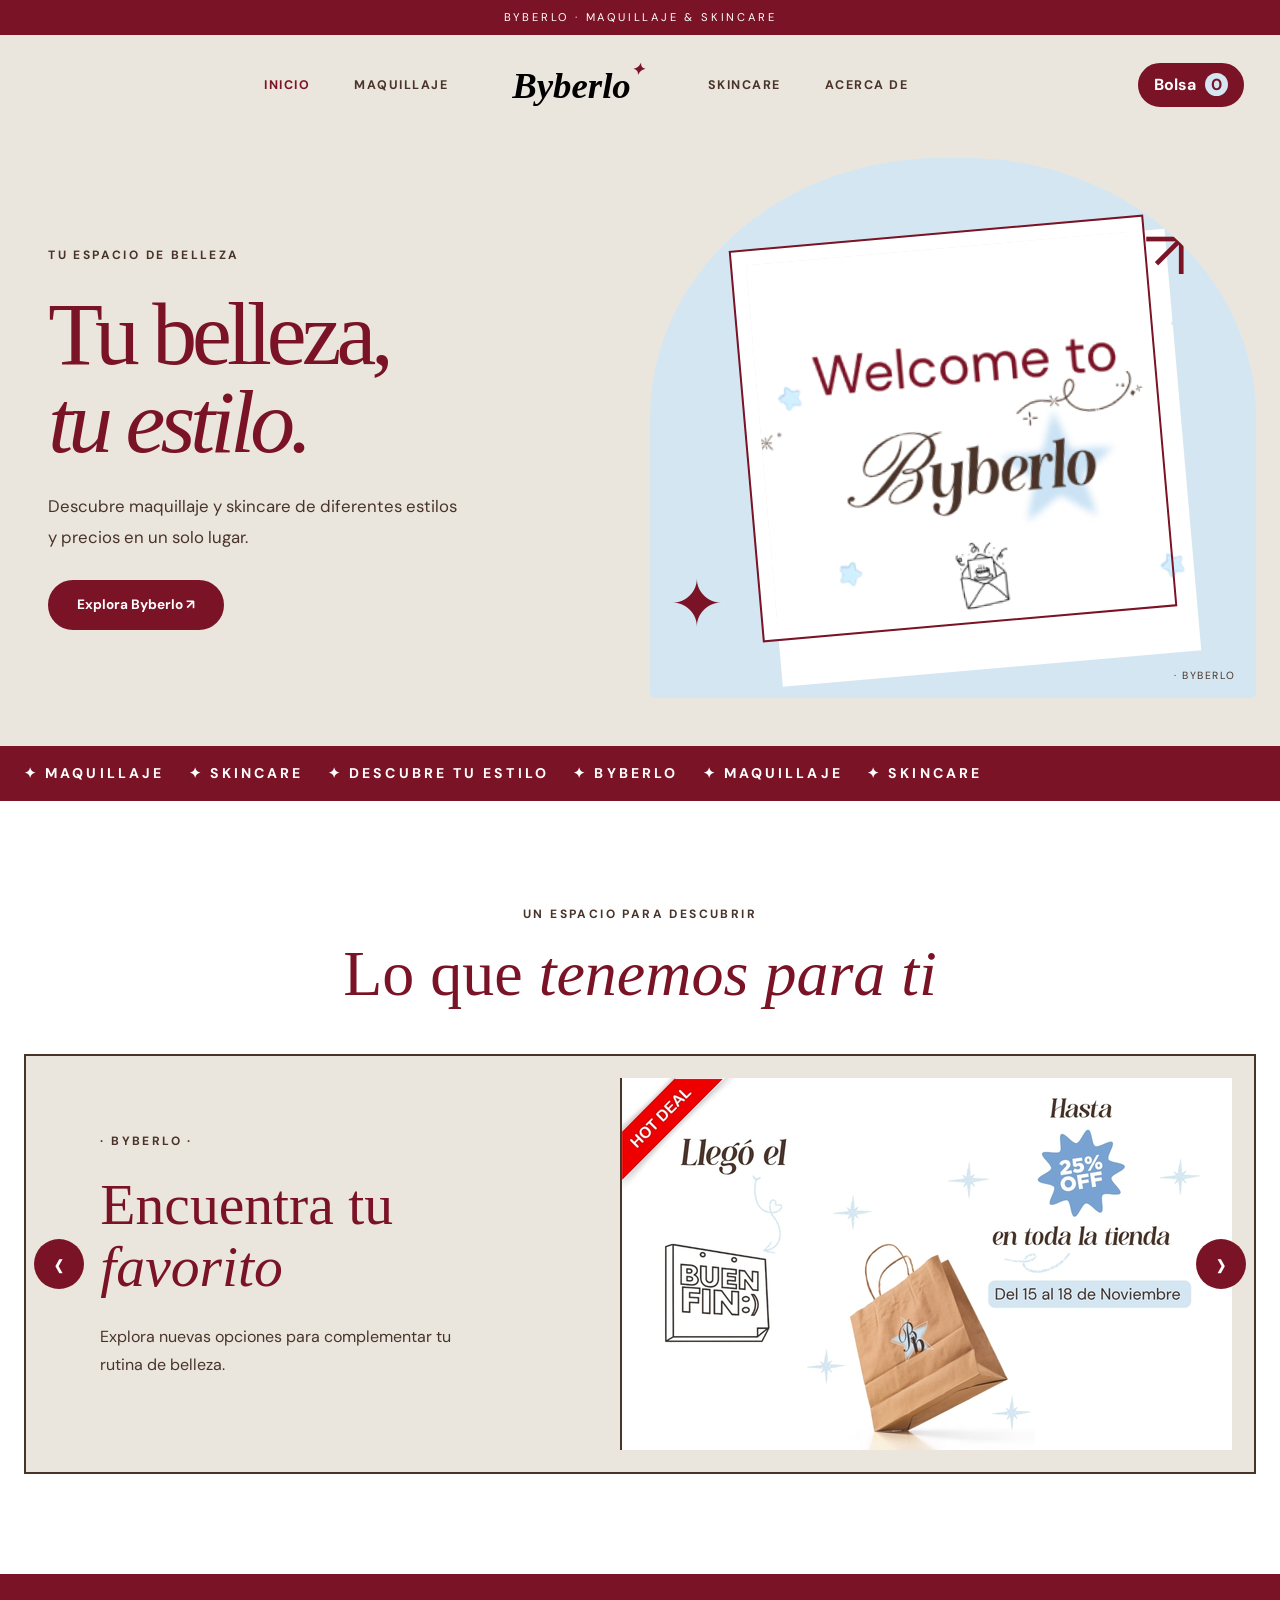
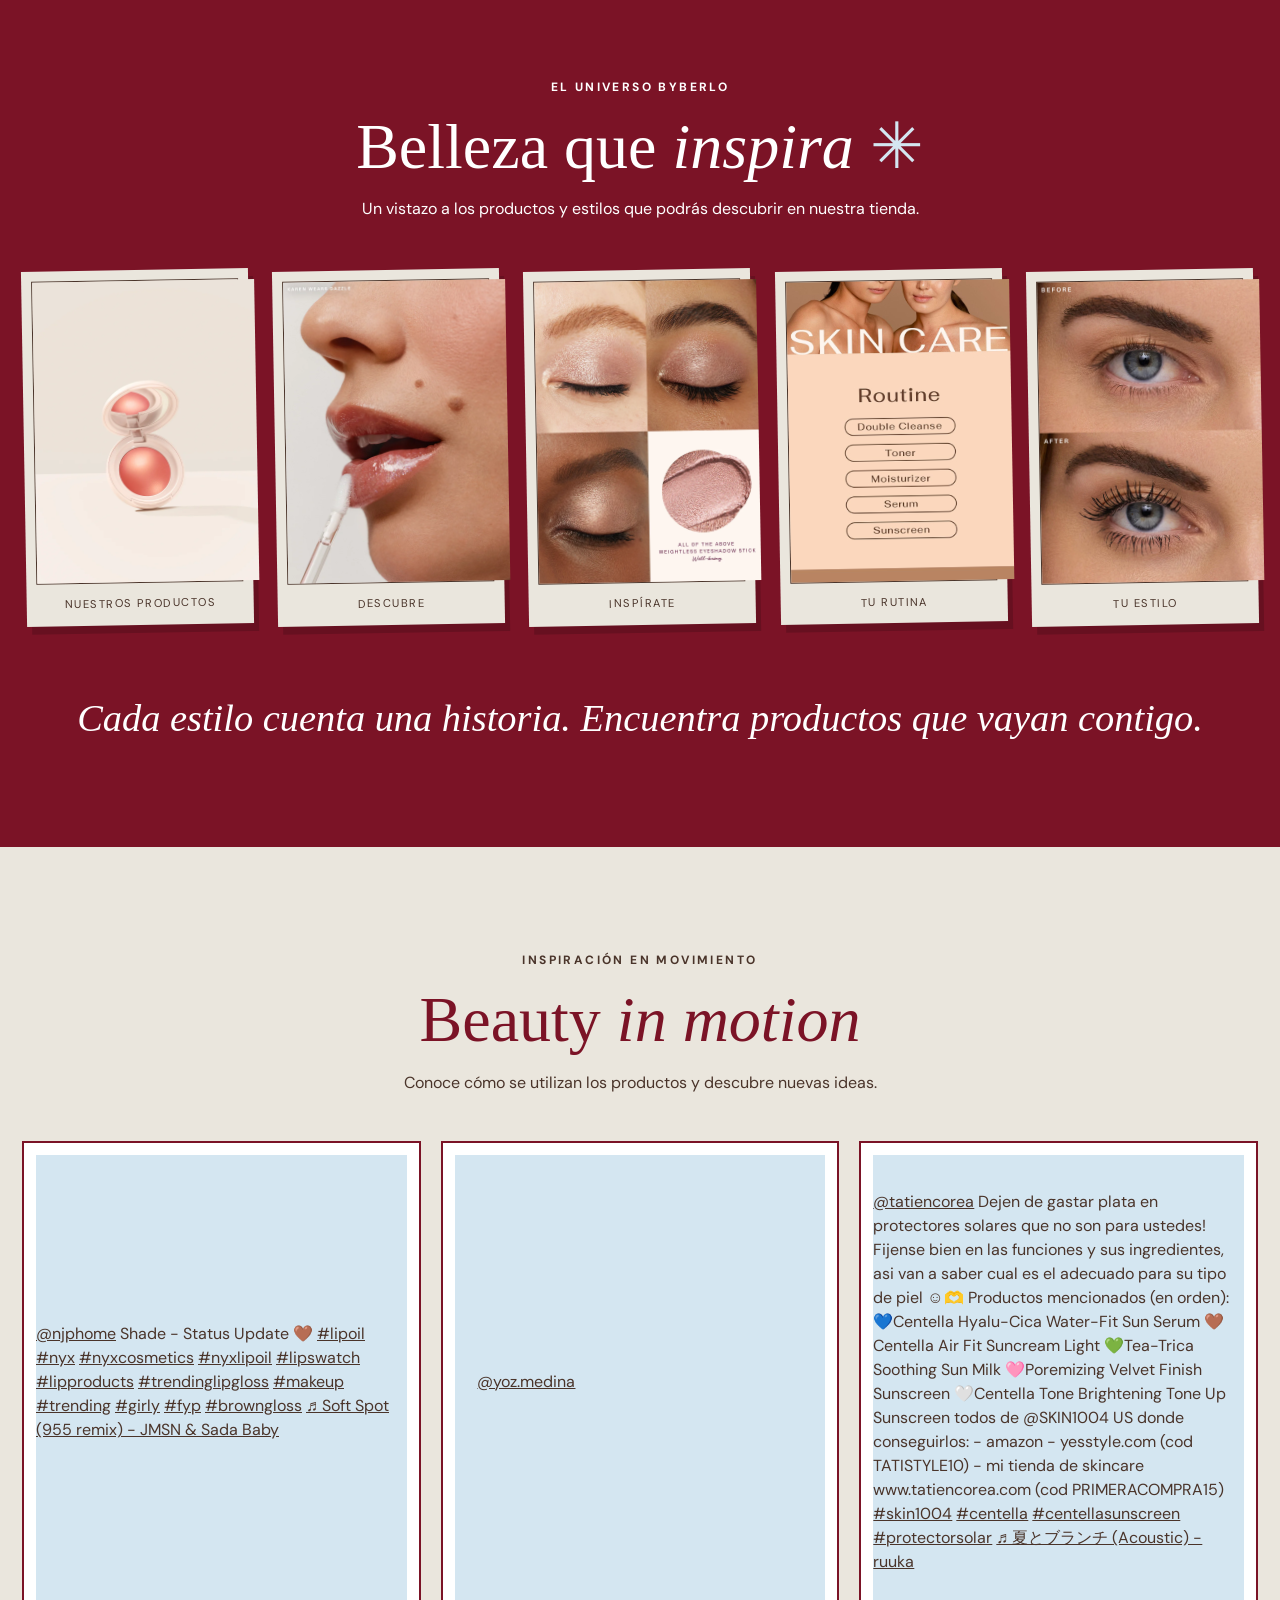
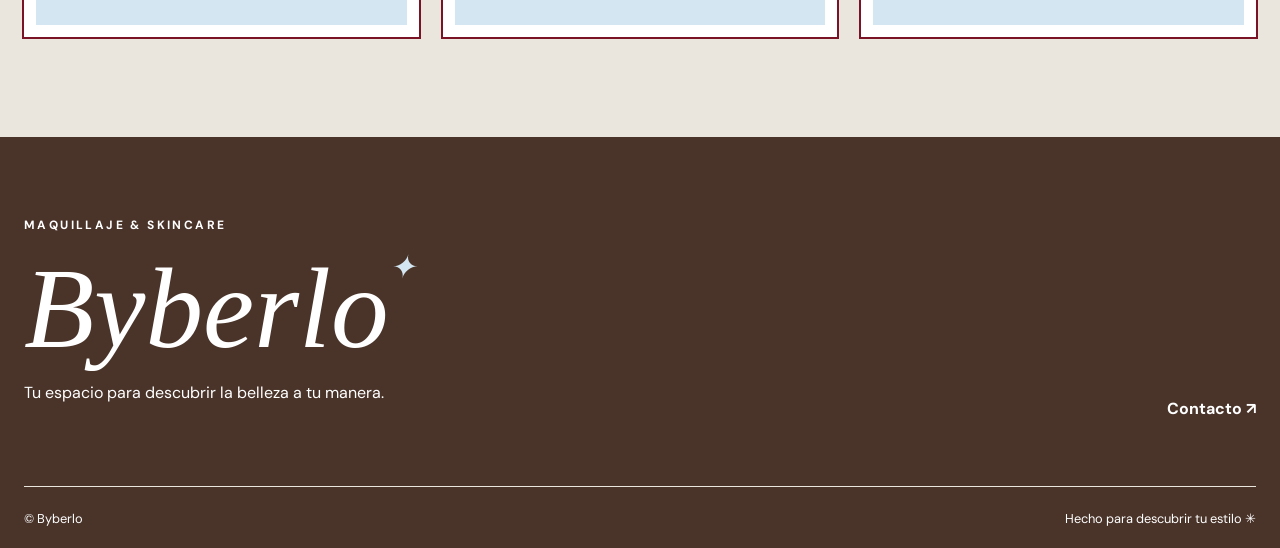
<file: index.html>
<!DOCTYPE html>

<html lang="es">
<head>
<meta charset="utf-8"/>
<meta content="width=device-width, initial-scale=1" name="viewport"/>
<meta content="Byberlo: descubre maquillaje y skincare para tu estilo." name="description"/>
<title>Byberlo | Maquillaje y skincare</title>
<link href="https://cdn.jsdelivr.net/npm/bootstrap@5.3.3/dist/css/bootstrap.min.css" rel="stylesheet"/>
<link href="https://fonts.googleapis.com/css2?family=DM+Sans:wght@400;500;600;700&amp;display=swap" rel="stylesheet"/>
<link href="css/styles.css" rel="stylesheet"/>
</head>
<body>
<header class="site-header">
<div class="announcement text-center">BYBERLO · MAQUILLAJE &amp; SKINCARE</div>
<nav aria-label="Navegación principal" class="navbar navbar-expand-lg">
<div class="container-fluid page-shell">
<a class="navbar-brand brand-mobile d-lg-none" href="index.html">Byberlo</a>
<button aria-controls="menuPrincipal" aria-expanded="false" aria-label="Abrir menú" class="navbar-toggler" data-bs-target="#menuPrincipal" data-bs-toggle="collapse" type="button"><span class="navbar-toggler-icon"></span></button>
<div class="collapse navbar-collapse" id="menuPrincipal">
<ul class="navbar-nav nav-side nav-left">
<li class="nav-item"><a aria-current="page" class="nav-link active" href="index.html">Inicio</a></li>
<li class="nav-item"><a class="nav-link" href="maquillaje.html">Maquillaje</a></li>
</ul>
<a aria-label="Byberlo, inicio" class="navbar-brand brand-desktop d-none d-lg-block" href="index.html">Byberlo<span class="brand-star">✦</span></a>
<ul class="navbar-nav nav-side nav-right">
<li class="nav-item"><a class="nav-link" href="skincare.html">Skincare</a></li>
<li class="nav-item"><a class="nav-link" href="acerca-de.html">Acerca de</a></li>
</ul>
<button aria-controls="carritoPanel" aria-label="Abrir carrito de compras" class="cart-launch" data-bs-target="#carritoPanel" data-bs-toggle="offcanvas" type="button">Bolsa <span data-cart-count="">0</span></button>
</div>
</div>
</nav>
</header>
<main>
<section aria-labelledby="hero-title" class="hero page-shell">
<div class="hero-copy">
<span class="eyebrow">TU ESPACIO DE BELLEZA</span>
<h1 id="hero-title">Tu belleza,<br/><em>tu estilo.</em></h1>
<p>Descubre maquillaje y skincare de diferentes estilos y precios en un solo lugar.</p>
<a class="btn btn-brand" href="#novedades">Explora Byberlo <span aria-hidden="true">↗</span></a>
</div>
<div aria-label="Espacio reservado para la fotografía principal de Byberlo" class="hero-art">
<div class="hero-frame"><span><img src="img/BIENVENIDA welcome.jpg" alt="" width="420px"></span></div>
<span aria-hidden="true" class="art-star star-one">✳</span>
<span aria-hidden="true" class="art-star star-two">✦</span>
<span class="art-caption"> · BYBERLO</span>
</div>
</section>
<div aria-hidden="true" class="ticker"><div class="page-shell">✦ MAQUILLAJE    ✦ SKINCARE    ✦ DESCUBRE TU ESTILO    ✦ BYBERLO    ✦ MAQUILLAJE    ✦ SKINCARE</div></div>
<section aria-labelledby="promos-title" class="promotions section-pad">
<div class="page-shell">
<div class="section-heading"><span class="eyebrow">UN ESPACIO PARA DESCUBRIR</span><h2 id="promos-title">Lo que <em>tenemos para ti</em></h2></div>
<div class="carousel slide" data-bs-ride="false" id="carruselByberlo">
<div class="carousel-inner">
<div class="carousel-item active"><div class="promo-slide"><div class="promo-text"><span class="eyebrow">· BYBERLO ·</span><h3>Encuentra tu<br/><em>favorito</em></h3><p>Explora nuevas opciones para complementar tu rutina de belleza.</p></div><div class="promo-visual"><span><img src="img/Banner-1-buenfin.jpg" alt=""></span></div></div></div>
<div class="carousel-item"><div class="promo-slide"><div class="promo-text"><span class="eyebrow">· BYBERLO ·</span><h3>Makeup para<br/><em>expresarte</em></h3><p>Conoce las opciones de maquillaje de nuestra tienda.</p></div><div class="promo-visual"><span><img src="img/Banner-2-descuento.jpg" alt=""></span></div></div></div>
<div class="carousel-item"><div class="promo-slide"><div class="promo-text"><span class="eyebrow">· BYBERLO ·</span><h3>Un momento<br/><em>para tu piel</em></h3><p>Descubre productos de skincare en nuestro catálogo.</p></div><div class="promo-visual"><span><img src="img/Banner-3-rutina.jpg" alt=""></span></div></div></div>
</div>
<button class="carousel-control-prev" data-bs-slide="prev" data-bs-target="#carruselByberlo" type="button"><span aria-hidden="true">‹</span><span class="visually-hidden">Anterior</span></button>
<button class="carousel-control-next" data-bs-slide="next" data-bs-target="#carruselByberlo" type="button"><span aria-hidden="true">›</span><span class="visually-hidden">Siguiente</span></button>
</div>
</div>
</section>
<section aria-labelledby="new-title" class="new-section section-pad" id="novedades">
<div class="page-shell">
<div class="section-heading section-heading-light"><span class="eyebrow">EL UNIVERSO BYBERLO</span><h2 id="new-title">Belleza que <em>inspira</em> <span aria-hidden="true">✳</span></h2><p>Un vistazo a los productos y estilos que podrás descubrir en nuestra tienda.</p></div>
<div class="row row-cols-2 row-cols-md-3 row-cols-lg-5 g-3 g-lg-4">
<div class="col"><div class="editorial-tile"><div class="image-slot"><img src="img/productos/Blush-RareBeauty-Joy.webp" alt="" width="222px"></div><span> Nuestros Productos </span></div></div>
<div class="col"><div class="editorial-tile"><div class="image-slot"><img src="img/descubre inicio.webp" alt="" width="222px"></div><span> Descubre </span></div></div>
<div class="col"><div class="editorial-tile"><div class="image-slot"><img src="img/Inspirate inicio.webp" alt="" width="222px"></div><span>Inspírate</span></div></div>
<div class="col"><div class="editorial-tile"><div class="image-slot"><img src="img/skincare inicio.jpg" alt="" width="223px"></div><span>Tu rutina</span></div></div>
<div class="col"><div class="editorial-tile"><div class="image-slot"><img src="img/tu estilo inicio.webp" alt="" width="222px"></div><span>Tu estilo</span></div></div>
</div>
<p class="section-note">Cada estilo cuenta una historia. Encuentra productos que vayan contigo.</p>
</div>
</section>
<section aria-labelledby="videos-title" class="videos-section section-pad">
<div class="page-shell">
<div class="section-heading"><span class="eyebrow">INSPIRACIÓN EN MOVIMIENTO</span><h2 id="videos-title">Beauty <em>in motion</em></h2><p>Conoce cómo se utilizan los productos y descubre nuevas ideas.</p></div>
<div class="row g-4">
<div class="col-md-4"><div class="video-slot"></span><blockquote class="tiktok-embed" cite="https://www.tiktok.com/@njphome/video/7484336525736463638" data-video-id="7484336525736463638" style="max-width: 605px;min-width: 325px;" > <section> <a target="_blank" title="@njphome" href="https://www.tiktok.com/@njphome?refer=embed">@njphome</a> Shade - Status Update 🤎 <a title="lipoil" target="_blank" href="https://www.tiktok.com/tag/lipoil?refer=embed">#lipoil</a> <a title="nyx" target="_blank" href="https://www.tiktok.com/tag/nyx?refer=embed">#nyx</a> <a title="nyxcosmetics" target="_blank" href="https://www.tiktok.com/tag/nyxcosmetics?refer=embed">#nyxcosmetics</a> <a title="nyxlipoil" target="_blank" href="https://www.tiktok.com/tag/nyxlipoil?refer=embed">#nyxlipoil</a> <a title="lipswatch" target="_blank" href="https://www.tiktok.com/tag/lipswatch?refer=embed">#lipswatch</a> <a title="lipproducts" target="_blank" href="https://www.tiktok.com/tag/lipproducts?refer=embed">#lipproducts</a> <a title="trendinglipgloss" target="_blank" href="https://www.tiktok.com/tag/trendinglipgloss?refer=embed">#trendinglipgloss</a> <a title="makeup" target="_blank" href="https://www.tiktok.com/tag/makeup?refer=embed">#makeup</a> <a title="trending" target="_blank" href="https://www.tiktok.com/tag/trending?refer=embed">#trending</a> <a title="girly" target="_blank" href="https://www.tiktok.com/tag/girly?refer=embed">#girly</a> <a title="fyp" target="_blank" href="https://www.tiktok.com/tag/fyp?refer=embed">#fyp</a> <a title="browngloss" target="_blank" href="https://www.tiktok.com/tag/browngloss?refer=embed">#browngloss</a> <a target="_blank" title="♬ Soft Spot (955 remix) - JMSN &#38; Sada Baby" href="https://www.tiktok.com/music/Soft-Spot-955-remix-7442903662873856016?refer=embed">♬ Soft Spot (955 remix) - JMSN &#38; Sada Baby</a> </section> </blockquote> <script async src="https://www.tiktok.com/embed.js"></script></div></div>
<div class="col-md-4">
  <div class="video-slot">

    <blockquote
      class="tiktok-embed"
      cite="https://www.tiktok.com/@yoz.medina/video/7571684983224519956"
      data-video-id="7571684983224519956"
      style="max-width: 605px; min-width: 325px;">

      <section>
        <a target="_blank"
           href="https://www.tiktok.com/@yoz.medina">
          @yoz.medina
        </a>
      </section>

    </blockquote>

  </div>
</div>
<div class="col-md-4"><div class="video-slot"></span><blockquote class="tiktok-embed" cite="https://www.tiktok.com/@tatiencorea/video/7637495706105777426" data-video-id="7637495706105777426" style="max-width: 605px;min-width: 325px;" > <section> <a target="_blank" title="@tatiencorea" href="https://www.tiktok.com/@tatiencorea?refer=embed">@tatiencorea</a> Dejen de gastar plata en protectores solares que no son para ustedes! Fijense bien en las funciones y sus ingredientes, asi van a saber cual es el adecuado para su tipo de piel ☺️🫶 Productos mencionados (en orden): 💙Centella Hyalu-Cica Water-Fit Sun Serum 🤎Centella Air Fit Suncream Light 💚Tea-Trica Soothing Sun Milk 🩷Poremizing Velvet Finish Sunscreen 🤍Centella Tone Brightening Tone Up Sunscreen todos de @SKIN1004 US  donde conseguirlos: - amazon - yesstyle.com (cod TATISTYLE10) - mi tienda de skincare www.tatiencorea.com (cod PRIMERACOMPRA15) <a title="skin1004" target="_blank" href="https://www.tiktok.com/tag/skin1004?refer=embed">#skin1004</a> <a title="centella" target="_blank" href="https://www.tiktok.com/tag/centella?refer=embed">#centella</a> <a title="centellasunscreen" target="_blank" href="https://www.tiktok.com/tag/centellasunscreen?refer=embed">#centellasunscreen</a> <a title="protectorsolar" target="_blank" href="https://www.tiktok.com/tag/protectorsolar?refer=embed">#protectorsolar</a> <a target="_blank" title="♬ 夏とブランチ (Acoustic) - ruuka" href="https://www.tiktok.com/music/夏とブランチ-Acoustic-7398417325009766416?refer=embed">♬ 夏とブランチ (Acoustic) - ruuka</a></section> </blockquote> <script async src="https://www.tiktok.com/embed.js"></script></div></div>
</div>
</div>
<script async src="https://www.tiktok.com/embed.js"></script>
</section>
</main>
<footer class="site-footer">
<div class="page-shell">
<div class="footer-top"><div><span class="eyebrow">MAQUILLAJE &amp; SKINCARE</span><h2>Byberlo<span aria-hidden="true">✦</span></h2><p>Tu espacio para descubrir la belleza a tu manera.</p></div><div class="footer-links"><a rel="noopener noreferrer" target="_blank"></a><a href="mailto:byberlomx@gmail.com">Contacto ↗</a></div></div>
<div class="footer-bottom"><span>© Byberlo</span><span>Hecho para descubrir tu estilo ✳</span></div>
</div>
</footer>
<script src="https://cdn.jsdelivr.net/npm/bootstrap@5.3.3/dist/js/bootstrap.bundle.min.js"></script>
<script defer="" src="js/productos.js"></script><script defer="" src="js/script.js"></script>
<aside aria-labelledby="carritoTitulo" class="offcanvas offcanvas-end cart-panel" id="carritoPanel" tabindex="-1"><div class="offcanvas-header"><h2 class="offcanvas-title" id="carritoTitulo">Tu bolsa ✦</h2><button aria-label="Cerrar carrito" class="btn-close" data-bs-dismiss="offcanvas" type="button"></button></div><div class="offcanvas-body"><div aria-live="polite" id="cart-items"></div><div class="cart-summary"><p>Subtotal: <strong id="cart-subtotal">$0.00 MXN</strong></p><p class="small">Envío y disponibilidad se confirman por WhatsApp. No es un pago automático.</p><button class="btn-brand w-100" disabled="" id="cart-checkout" type="button">Solicitar pedido por WhatsApp</button><button class="cart-clear" disabled="" id="cart-clear" type="button">Vaciar bolsa</button></div></div></aside></body>
</html>
</file>
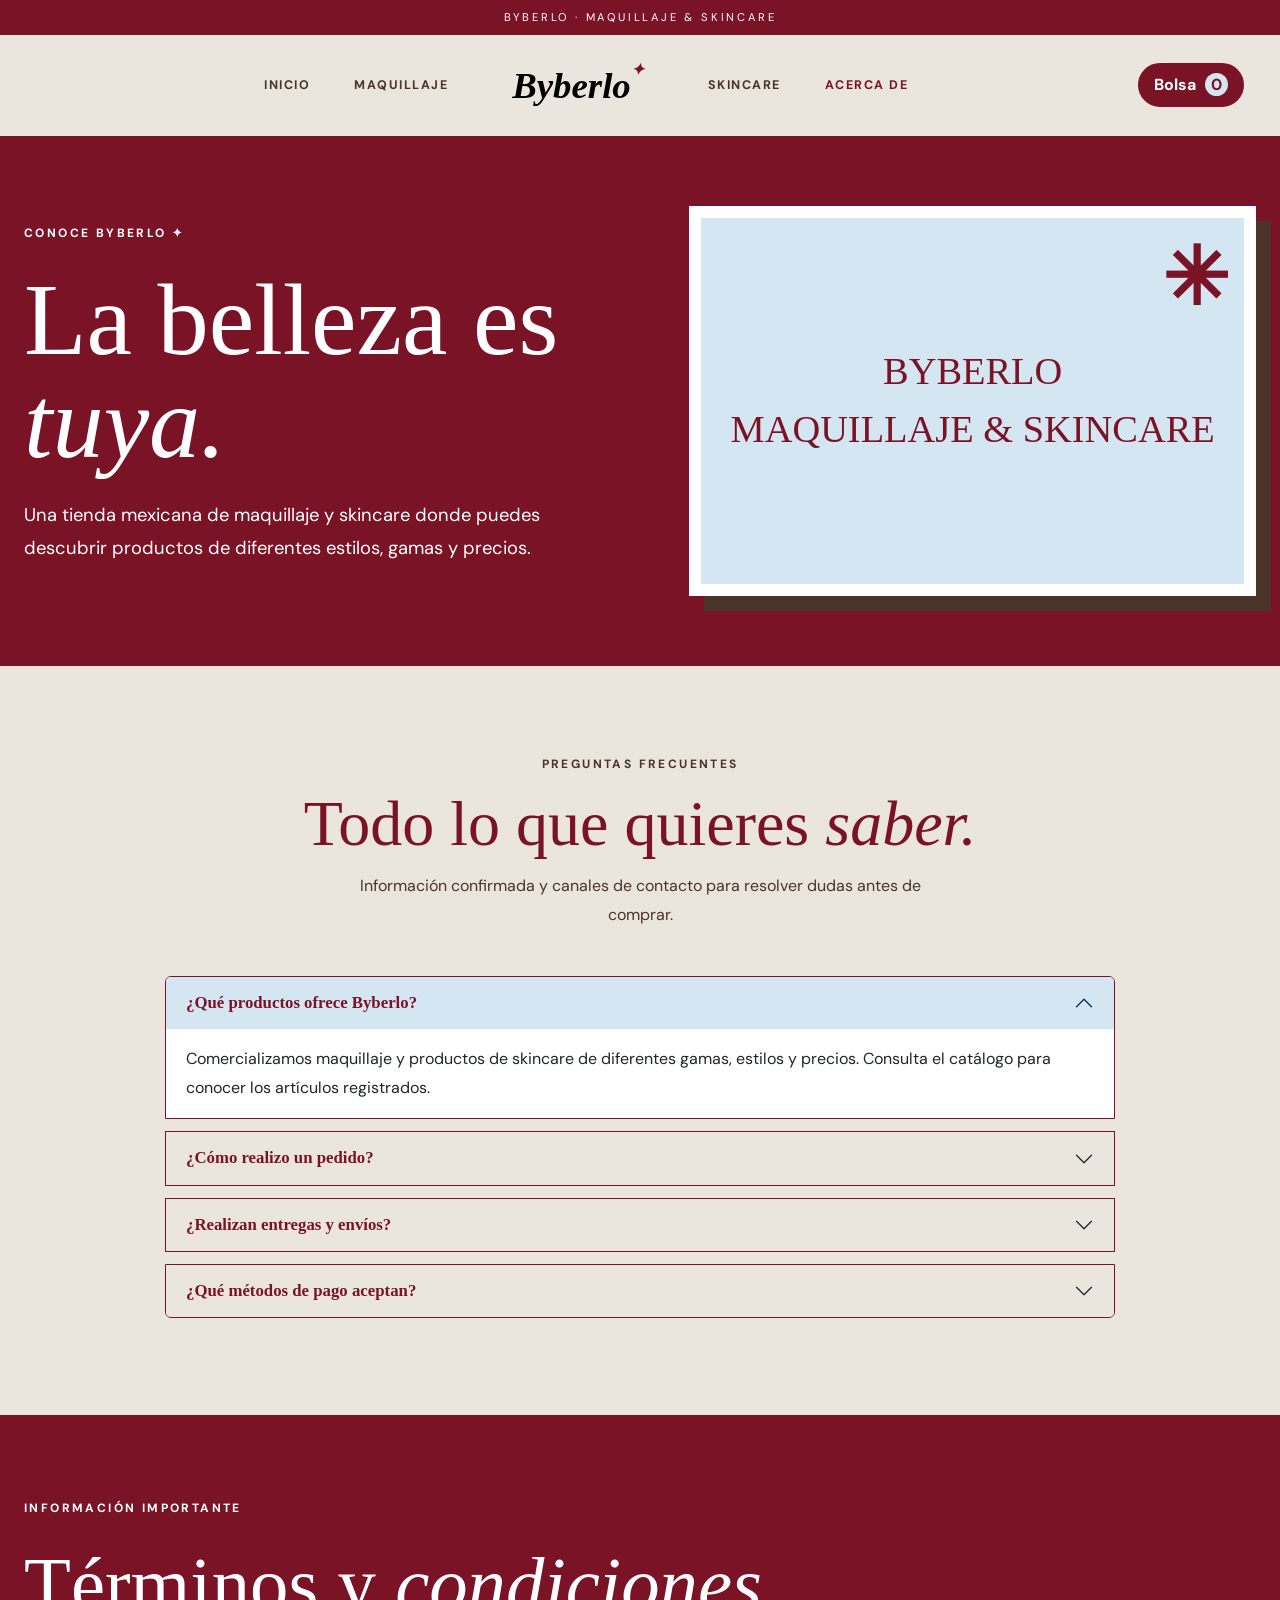
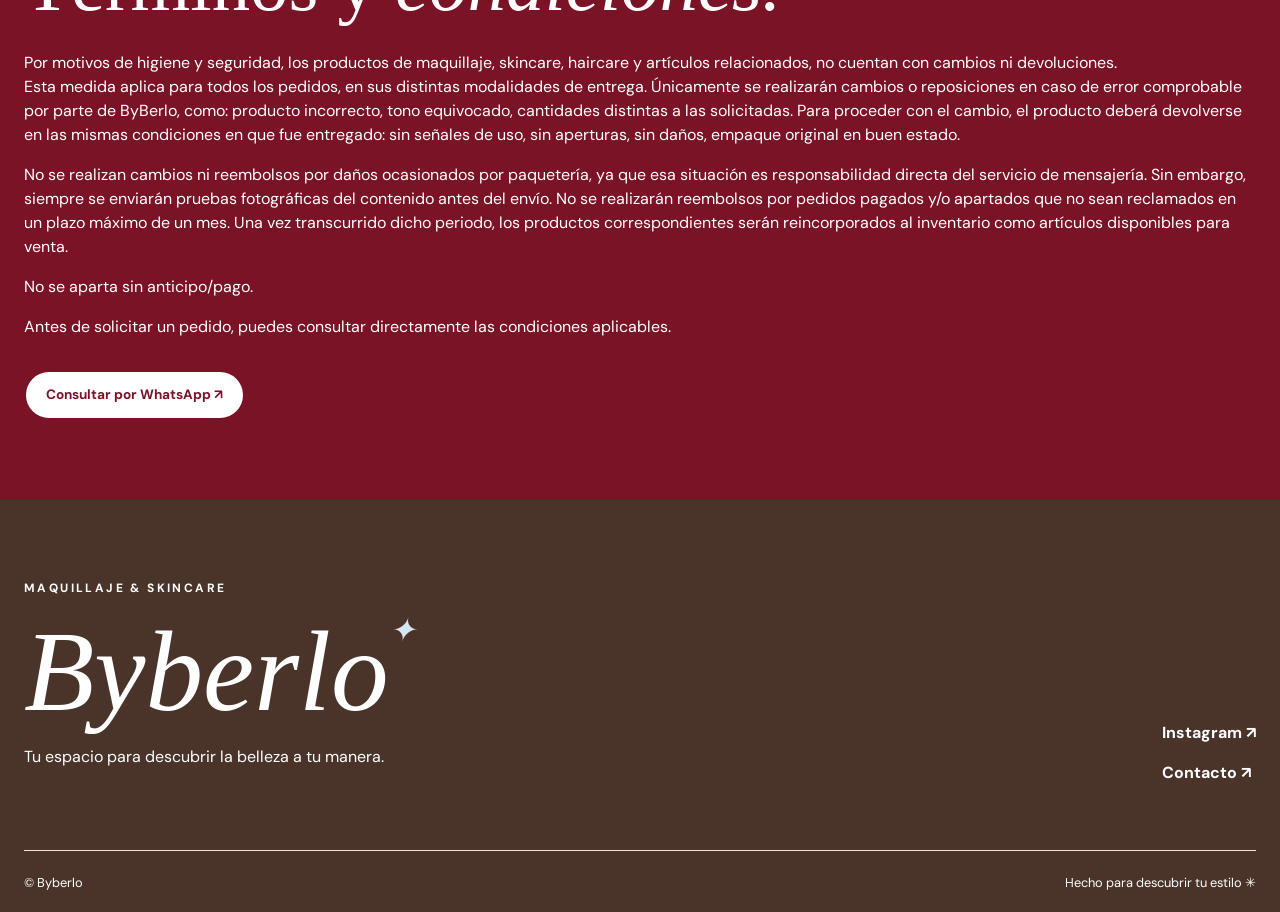
<file: acerca-de.html>
<!DOCTYPE html>

<html lang="es"><head><meta charset="utf-8"/><meta content="width=device-width, initial-scale=1" name="viewport"/><meta content="Conoce Byberlo, nuestras preguntas frecuentes y la información para comprar." name="description"/><title>Byberlo | Acerca de</title><link href="https://cdn.jsdelivr.net/npm/bootstrap@5.3.3/dist/css/bootstrap.min.css" rel="stylesheet"/><link href="https://fonts.googleapis.com/css2?family=DM+Sans:wght@400;500;600;700&amp;display=swap" rel="stylesheet"/><link href="css/styles.css" rel="stylesheet"/></head><body><header class="site-header"><div class="announcement text-center">BYBERLO · MAQUILLAJE &amp; SKINCARE</div><nav aria-label="Navegación principal" class="navbar navbar-expand-lg"><div class="container-fluid page-shell"><a class="navbar-brand brand-mobile d-lg-none" href="index.html">Byberlo</a><button aria-controls="menuPrincipal" aria-expanded="false" aria-label="Abrir menú" class="navbar-toggler" data-bs-target="#menuPrincipal" data-bs-toggle="collapse" type="button"><span class="navbar-toggler-icon"></span></button><div class="collapse navbar-collapse" id="menuPrincipal"><ul class="navbar-nav nav-side nav-left"><li class="nav-item"><a class="nav-link" href="index.html">Inicio</a></li><li class="nav-item"><a class="nav-link" href="maquillaje.html">Maquillaje</a></li></ul><a aria-label="Byberlo, inicio" class="navbar-brand brand-desktop d-none d-lg-block" href="index.html">Byberlo<span class="brand-star">✦</span></a><ul class="navbar-nav nav-side nav-right"><li class="nav-item"><a class="nav-link" href="skincare.html">Skincare</a></li><li class="nav-item"><a aria-current="page" class="nav-link active" href="acerca-de.html">Acerca de</a></li></ul><button aria-controls="carritoPanel" aria-label="Abrir carrito de compras" class="cart-launch" data-bs-target="#carritoPanel" data-bs-toggle="offcanvas" type="button">Bolsa <span data-cart-count="">0</span></button></div></div></nav></header><main><section class="about-hero"><div class="page-shell about-hero__grid"><div><span class="eyebrow">CONOCE BYBERLO ✦</span><h1>La belleza es <em>tuya.</em></h1><p>Una tienda mexicana de maquillaje y skincare donde puedes descubrir productos de diferentes estilos, gamas y precios.</p></div><div aria-label="Espacio reservado para fotografía oficial de Byberlo" class="about-art"><span>BYBERLO<br/>MAQUILLAJE &amp; SKINCARE</span><b aria-hidden="true">✳</b></div></div></section><section class="page-shell about-content"><div class="section-heading"><span class="eyebrow">PREGUNTAS FRECUENTES</span><h2>Todo lo que quieres <em>saber.</em></h2><p>Información confirmada y canales de contacto para resolver dudas antes de comprar.</p></div><div class="accordion about-accordion" id="faqByberlo"><div class="accordion-item"><h3 class="accordion-header"><button aria-controls="faq1" aria-expanded="true" class="accordion-button" data-bs-target="#faq1" data-bs-toggle="collapse" type="button">¿Qué productos ofrece Byberlo?</button></h3><div class="accordion-collapse collapse show" data-bs-parent="#faqByberlo" id="faq1"><div class="accordion-body">Comercializamos maquillaje y productos de skincare de diferentes gamas, estilos y precios. Consulta el catálogo para conocer los artículos registrados.</div></div></div><div class="accordion-item"><h3 class="accordion-header"><button aria-controls="faq2" aria-expanded="false" class="accordion-button collapsed" data-bs-target="#faq2" data-bs-toggle="collapse" type="button">¿Cómo realizo un pedido?</button></h3><div class="accordion-collapse collapse" data-bs-parent="#faqByberlo" id="faq2"><div class="accordion-body">Agrega productos disponibles a la bolsa y selecciona «Solicitar pedido por WhatsApp». Confirmaremos la disponibilidad y los detalles del pedido antes de cualquier pago.</div></div></div><div class="accordion-item"><h3 class="accordion-header"><button aria-controls="faq3" aria-expanded="false" class="accordion-button collapsed" data-bs-target="#faq3" data-bs-toggle="collapse" type="button">¿Realizan entregas y envíos?</button></h3><div class="accordion-collapse collapse" data-bs-parent="#faqByberlo" id="faq3"><div class="accordion-body">Byberlo contempla entregas personales y envíos por paquetería. Las zonas, costos y tiempos se confirman directamente antes de concretar cada pedido.</div></div></div><div class="accordion-item"><h3 class="accordion-header"><button aria-controls="faq4" aria-expanded="false" class="accordion-button collapsed" data-bs-target="#faq4" data-bs-toggle="collapse" type="button">¿Qué métodos de pago aceptan?</button></h3><div class="accordion-collapse collapse" data-bs-parent="#faqByberlo" id="faq4"><div class="accordion-body">Se aceptan pagos por tranferencia o efectivo a contra entrega. Escríbenos por WhatsApp para consultar las opciones vigentes. Este sitio no procesa pagos por el momento.</div></div></div></div></section><section class="about-terms"><div class="page-shell"><span class="eyebrow">INFORMACIÓN IMPORTANTE</span><h2>Términos y <em>condiciones.</em></h2><p>Por motivos de higiene y seguridad, los productos de maquillaje, skincare, haircare y artículos relacionados, no cuentan con cambios ni devoluciones. <br> Esta medida aplica para todos los pedidos, en sus distintas modalidades de entrega. Únicamente se realizarán cambios o reposiciones en caso de error comprobable por parte de ByBerlo, como: producto incorrecto, tono equivocado, cantidades distintas a las solicitadas. Para proceder con el cambio, el producto deberá devolverse en las mismas condiciones en que fue entregado: sin señales de uso, sin aperturas, sin daños, empaque original en buen estado.</p> <p>No se realizan cambios ni reembolsos por daños ocasionados por paquetería, ya que esa situación es responsabilidad directa del servicio de mensajería. Sin embargo, siempre se enviarán pruebas fotográficas del contenido antes del envío. No se realizarán reembolsos por pedidos pagados y/o apartados que no sean reclamados en un plazo máximo de un mes. Una vez transcurrido dicho periodo, los productos correspondientes serán reincorporados al inventario como artículos disponibles para venta.</p> No se aparta sin anticipo/pago.</p></p><p>Antes de solicitar un pedido, puedes consultar directamente las condiciones aplicables.</p><a class="btn-brand about-contact" href="https://wa.me/525640985903?text=Hola%2C%20quiero%20consultar%20las%20condiciones%20de%20compra%20de%20Byberlo." rel="noopener noreferrer" target="_blank">Consultar por WhatsApp ↗</a></div></section></main><footer class="site-footer"><div class="page-shell"><div class="footer-top"><div><span class="eyebrow">MAQUILLAJE &amp; SKINCARE</span><h2>Byberlo<span aria-hidden="true">✦</span></h2><p>Tu espacio para descubrir la belleza a tu manera.</p></div><div class="footer-links"><a href="https://www.instagram.com/byberlo/" rel="noopener noreferrer" target="_blank">Instagram ↗</a><a href="byberlomx@gmail.com">Contacto ↗</a></div></div><div class="footer-bottom"><span>© Byberlo</span><span>Hecho para descubrir tu estilo ✳</span></div></div></footer><script src="https://cdn.jsdelivr.net/npm/bootstrap@5.3.3/dist/js/bootstrap.bundle.min.js"></script><script defer="" src="js/productos.js"></script><script defer="" src="js/script.js"></script><aside aria-labelledby="carritoTitulo" class="offcanvas offcanvas-end cart-panel" id="carritoPanel" tabindex="-1"><div class="offcanvas-header"><h2 class="offcanvas-title" id="carritoTitulo">Tu bolsa ✦</h2><button aria-label="Cerrar carrito" class="btn-close" data-bs-dismiss="offcanvas" type="button"></button></div><div class="offcanvas-body"><div aria-live="polite" id="cart-items"></div><div class="cart-summary"><p>Subtotal: <strong id="cart-subtotal">$0.00 MXN</strong></p><p class="small">Envío y disponibilidad se confirman por WhatsApp. No es un pago automático.</p><button class="btn-brand w-100" disabled="" id="cart-checkout" type="button">Solicitar pedido por WhatsApp</button><button class="cart-clear" disabled="" id="cart-clear" type="button">Vaciar bolsa</button></div></div></aside></body></html>
</file>
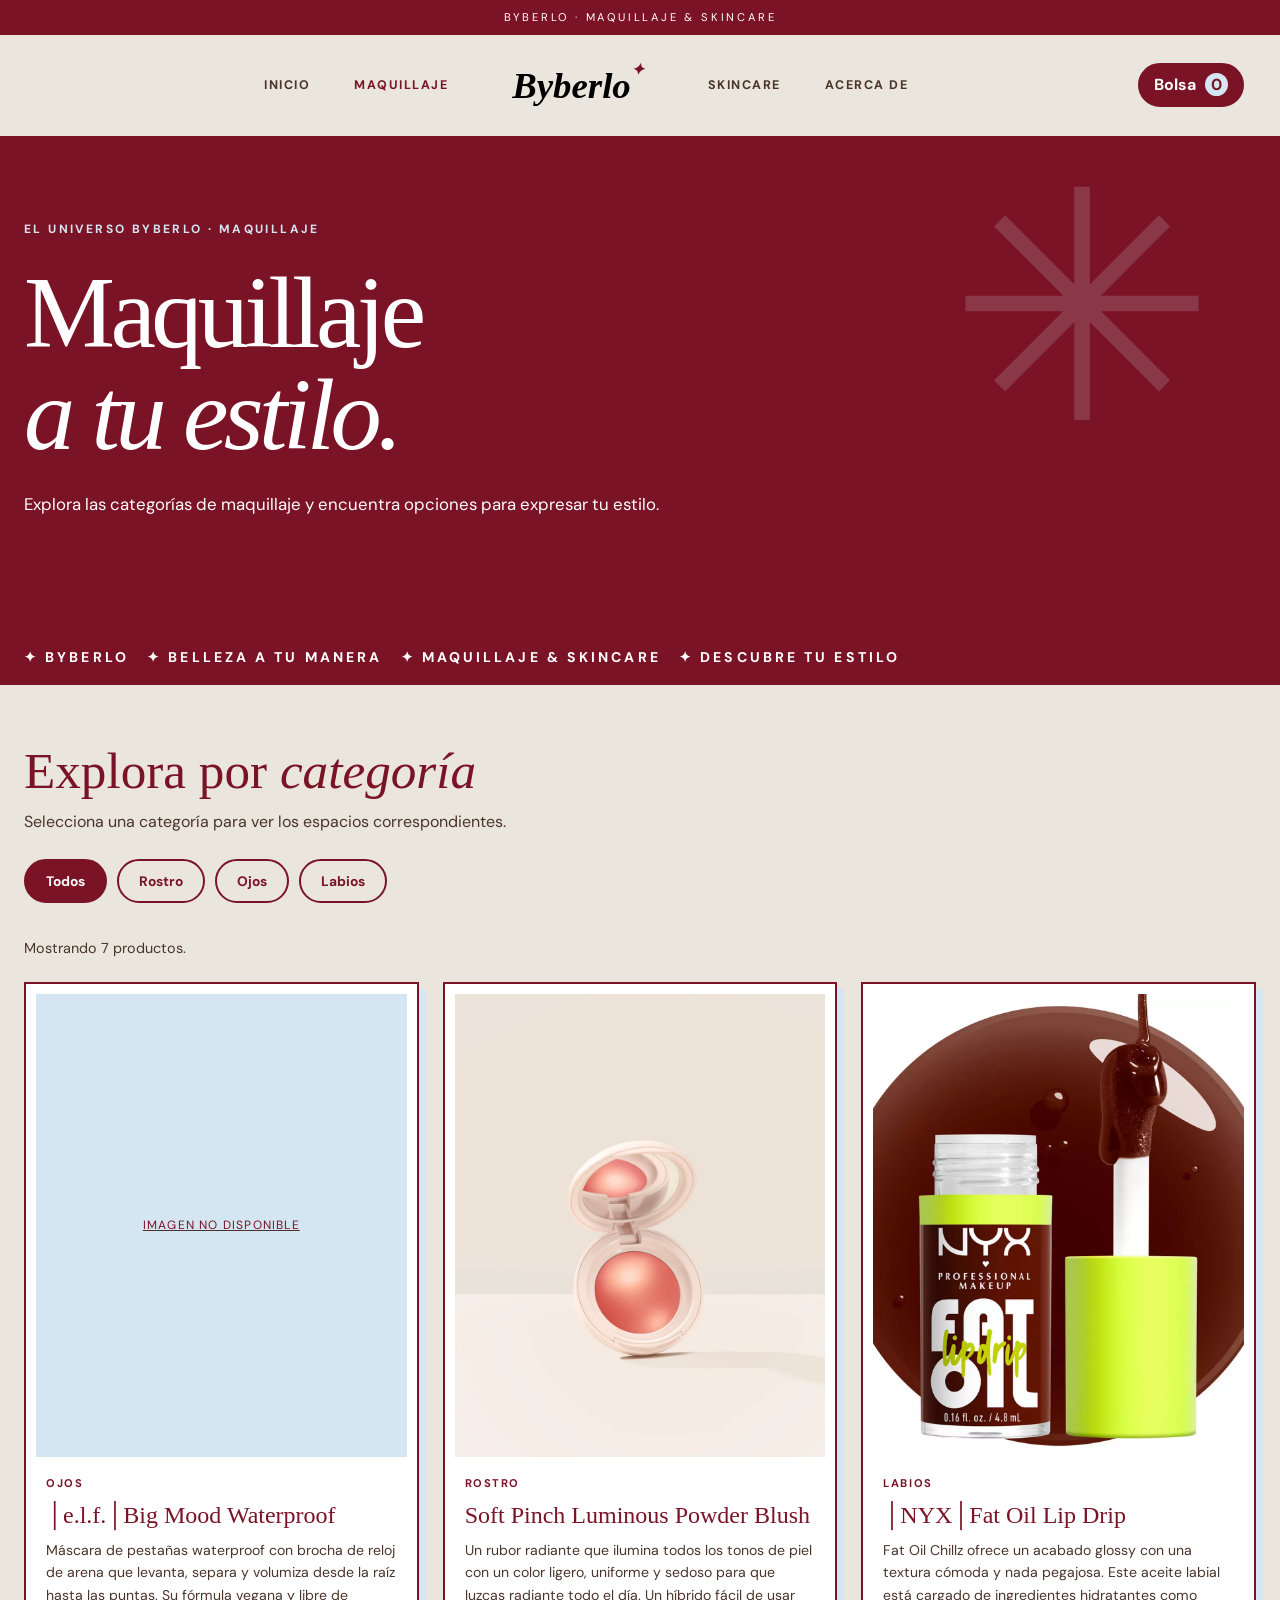
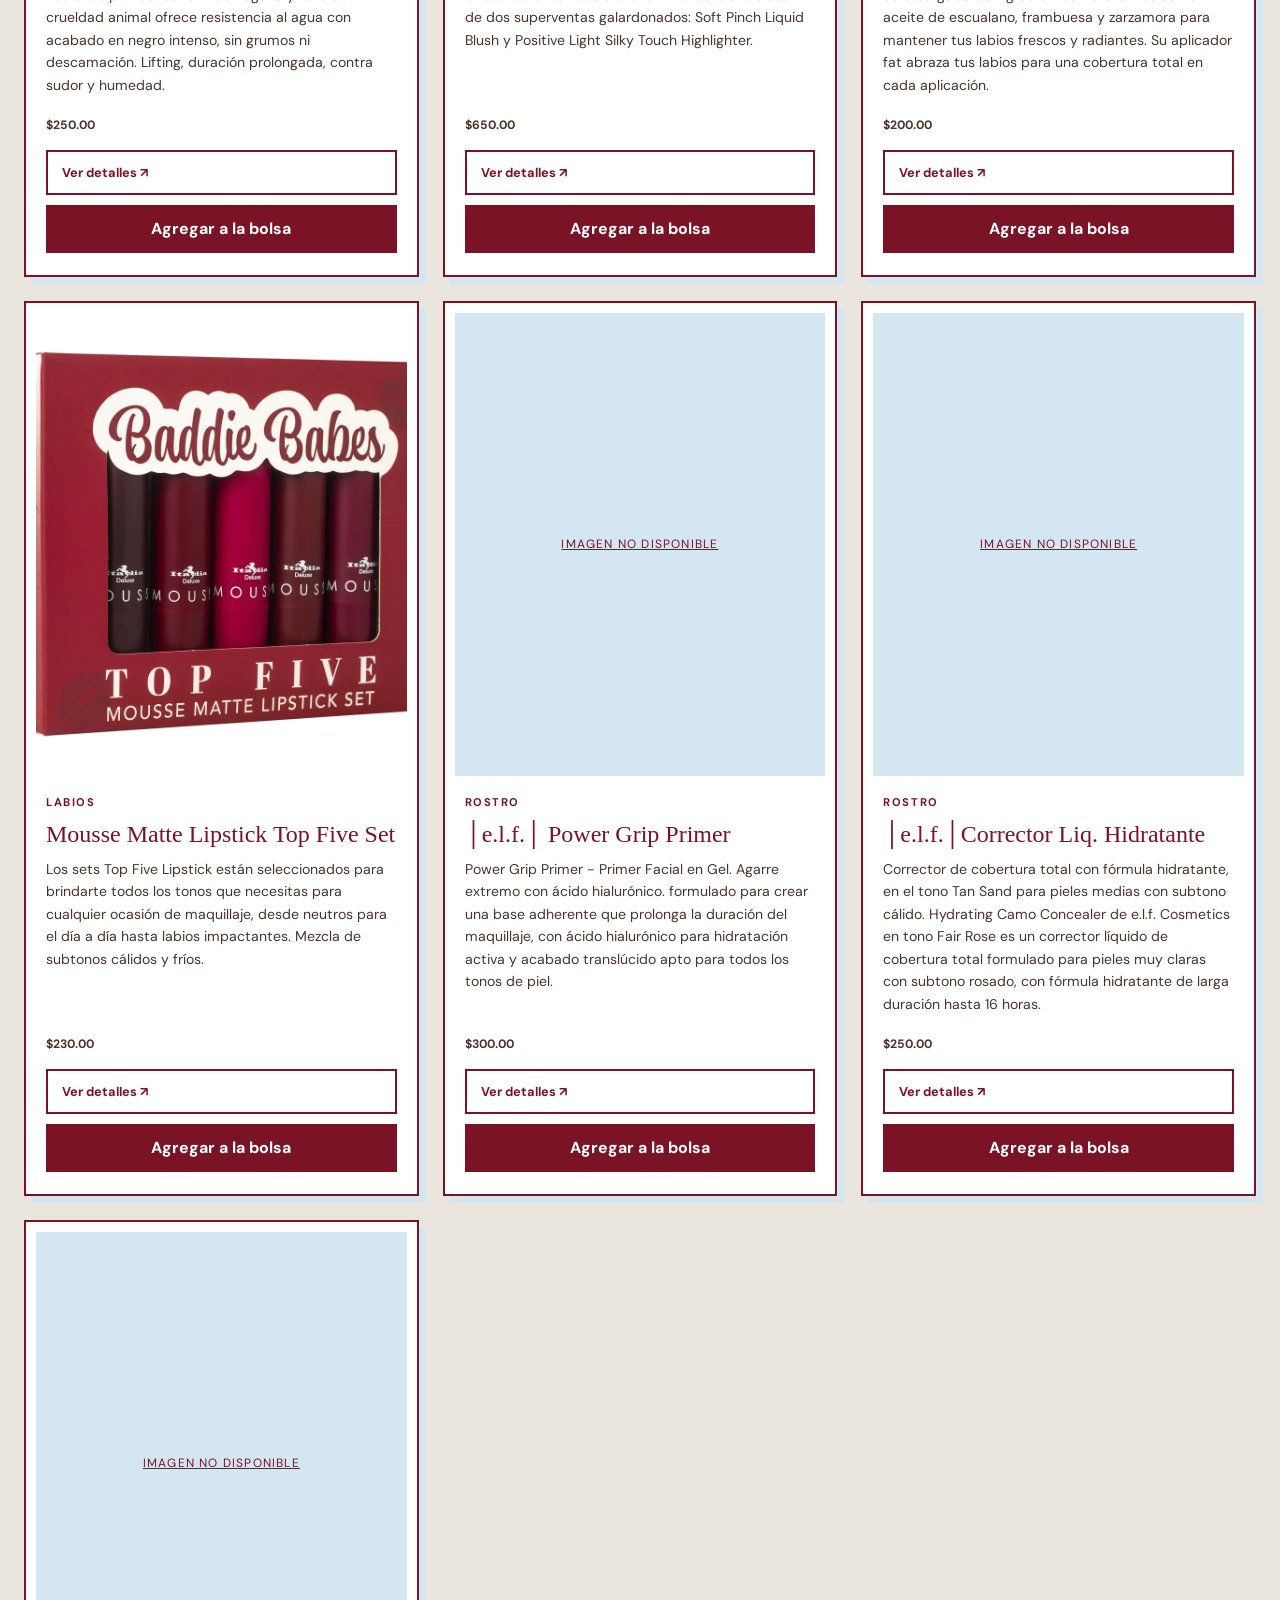
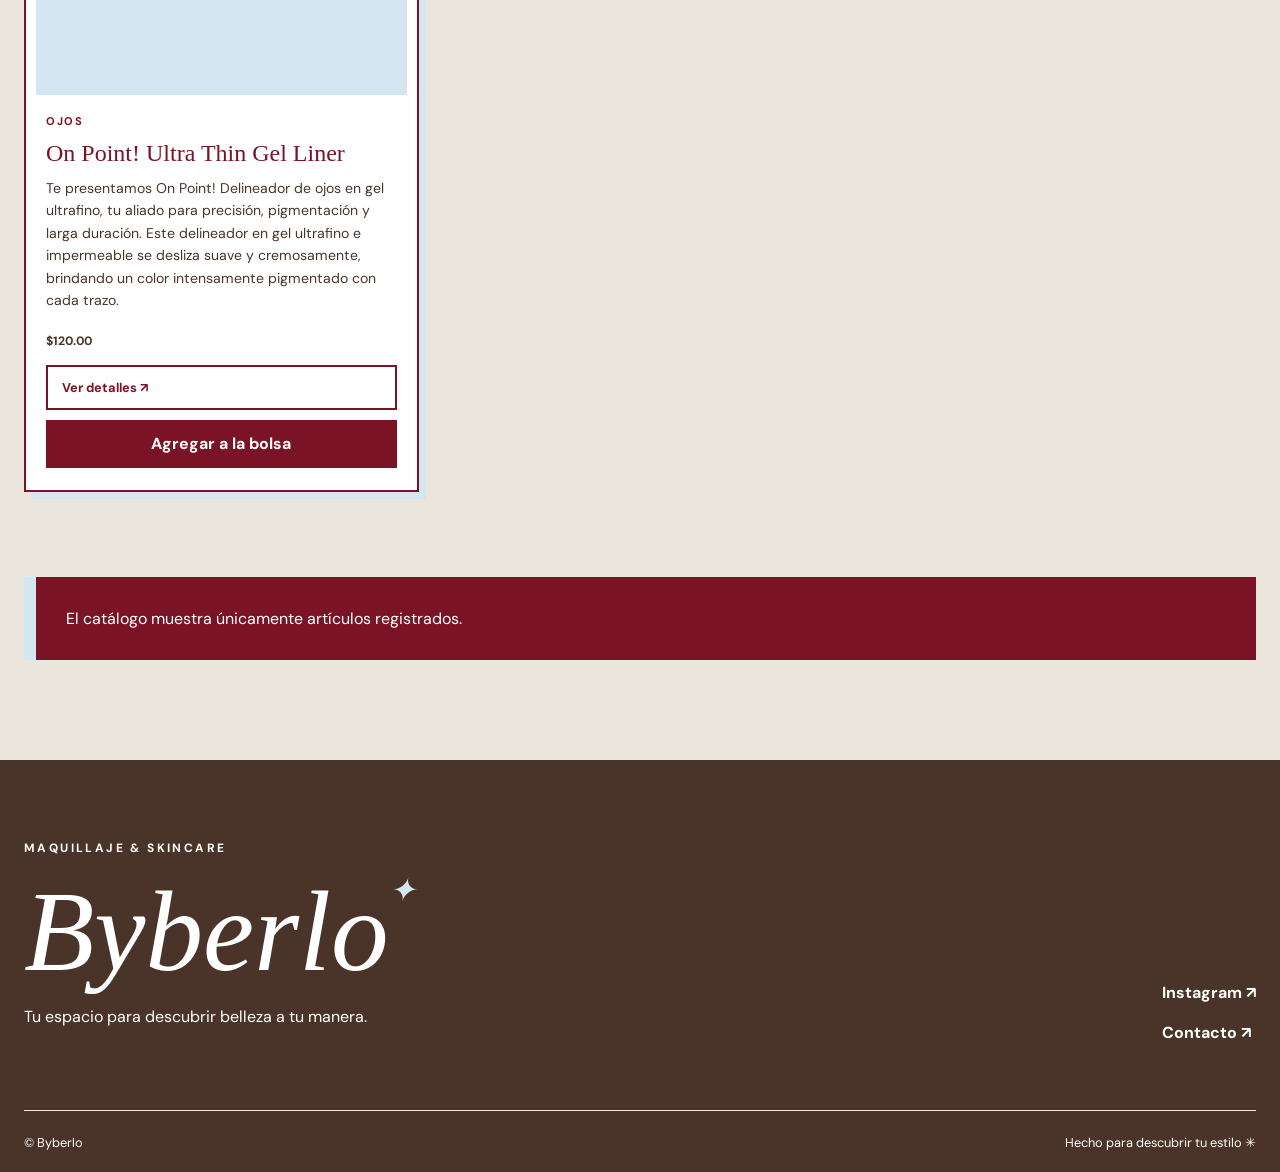
<file: maquillaje.html>
<!DOCTYPE html>

<html lang="es"><head><meta charset="utf-8"/><meta content="width=device-width, initial-scale=1" name="viewport"/><meta content="Explora el catálogo de maquillaje de Byberlo." name="description"/><title>Byberlo | Maquillaje</title><link href="https://cdn.jsdelivr.net/npm/bootstrap@5.3.3/dist/css/bootstrap.min.css" rel="stylesheet"/><link href="https://fonts.googleapis.com/css2?family=DM+Sans:wght@400;500;600;700&amp;display=swap" rel="stylesheet"/><link href="css/styles.css" rel="stylesheet"/></head><body><header class="site-header"><div class="announcement text-center">BYBERLO · MAQUILLAJE &amp; SKINCARE</div><nav aria-label="Navegación principal" class="navbar navbar-expand-lg"><div class="container-fluid page-shell"><a class="navbar-brand brand-mobile d-lg-none" href="index.html">Byberlo</a><button aria-controls="menuPrincipal" aria-expanded="false" aria-label="Abrir menú" class="navbar-toggler" data-bs-target="#menuPrincipal" data-bs-toggle="collapse" type="button"><span class="navbar-toggler-icon"></span></button><div class="collapse navbar-collapse" id="menuPrincipal"><ul class="navbar-nav nav-side nav-left"><li class="nav-item"><a class="nav-link" href="index.html">Inicio</a></li><li class="nav-item"><a aria-current="page" class="nav-link active" href="maquillaje.html">Maquillaje</a></li></ul><a aria-label="Byberlo, inicio" class="navbar-brand brand-desktop d-none d-lg-block" href="index.html">Byberlo<span class="brand-star">✦</span></a><ul class="navbar-nav nav-side nav-right"><li class="nav-item"><a class="nav-link" href="skincare.html">Skincare</a></li><li class="nav-item"><a class="nav-link" href="acerca-de.html">Acerca de</a></li></ul><button aria-controls="carritoPanel" aria-label="Abrir carrito de compras" class="cart-launch" data-bs-target="#carritoPanel" data-bs-toggle="offcanvas" type="button">Bolsa <span data-cart-count="">0</span></button></div></div></nav></header><main><section aria-labelledby="catalog-title" class="catalog-hero"><div class="page-shell"><span class="eyebrow">EL UNIVERSO BYBERLO · MAQUILLAJE</span><h1 id="catalog-title">Maquillaje<br/><em>a tu estilo.</em></h1><p>Explora las categorías de maquillaje y encuentra opciones para expresar tu estilo.</p></div></section><div aria-hidden="true" class="ticker"><div class="page-shell">✦ BYBERLO   ✦ BELLEZA A TU MANERA   ✦ MAQUILLAJE &amp; SKINCARE   ✦ DESCUBRE TU ESTILO</div></div><section aria-labelledby="catalog-subtitle" class="page-shell catalog-intro" data-catalogo=""><h2 id="catalog-subtitle">Explora por <em>categoría</em></h2><p>Selecciona una categoría para ver los espacios correspondientes.</p><div aria-label="Filtrar por categoría" class="catalog-controls" role="group"><button aria-pressed="true" class="catalog-filter is-active" data-filtro="todos" type="button">Todos</button><button aria-pressed="false" class="catalog-filter" data-filtro="rostro" type="button">Rostro</button><button aria-pressed="false" class="catalog-filter" data-filtro="ojos" type="button">Ojos</button><button aria-pressed="false" class="catalog-filter" data-filtro="labios" type="button">Labios</button></div><p aria-live="polite" class="catalog-status" data-estado="" role="status">Cargando catálogo…</p><div class="row row-cols-1 row-cols-sm-2 row-cols-lg-3 g-4 catalog-grid" data-product-grid="maquillaje"></div><div class="catalog-note"><p>El catálogo muestra únicamente artículos registrados.</p></div></section></main><footer class="site-footer"><div class="page-shell"><div class="footer-top"><div><span class="eyebrow">MAQUILLAJE &amp; SKINCARE</span><h2>Byberlo<span aria-hidden="true">✦</span></h2><p>Tu espacio para descubrir belleza a tu manera.</p></div><div class="footer-links"><a href="https://www.instagram.com/byberlo/" rel="noopener noreferrer" target="_blank">Instagram ↗</a><a href="mailto:byberlo@gmail.com">Contacto ↗</a></div></div><div class="footer-bottom"><span>© Byberlo</span><span>Hecho para descubrir tu estilo ✳</span></div></div></footer><script src="https://cdn.jsdelivr.net/npm/bootstrap@5.3.3/dist/js/bootstrap.bundle.min.js"></script><script defer="" src="js/productos.js"></script><script defer="" src="js/script.js"></script><aside aria-labelledby="carritoTitulo" class="offcanvas offcanvas-end cart-panel" id="carritoPanel" tabindex="-1"><div class="offcanvas-header"><h2 class="offcanvas-title" id="carritoTitulo">Tu bolsa ✦</h2><button aria-label="Cerrar carrito" class="btn-close" data-bs-dismiss="offcanvas" type="button"></button></div><div class="offcanvas-body"><div aria-live="polite" id="cart-items"></div><div class="cart-summary"><p>Subtotal: <strong id="cart-subtotal">$0.00 MXN</strong></p><p class="small">Envío y disponibilidad se confirman por WhatsApp. No es un pago automático.</p><button class="btn-brand w-100" disabled="" id="cart-checkout" type="button">Solicitar pedido por WhatsApp</button><button class="cart-clear" disabled="" id="cart-clear" type="button">Vaciar bolsa</button></div></div></aside></body></html>
</file>
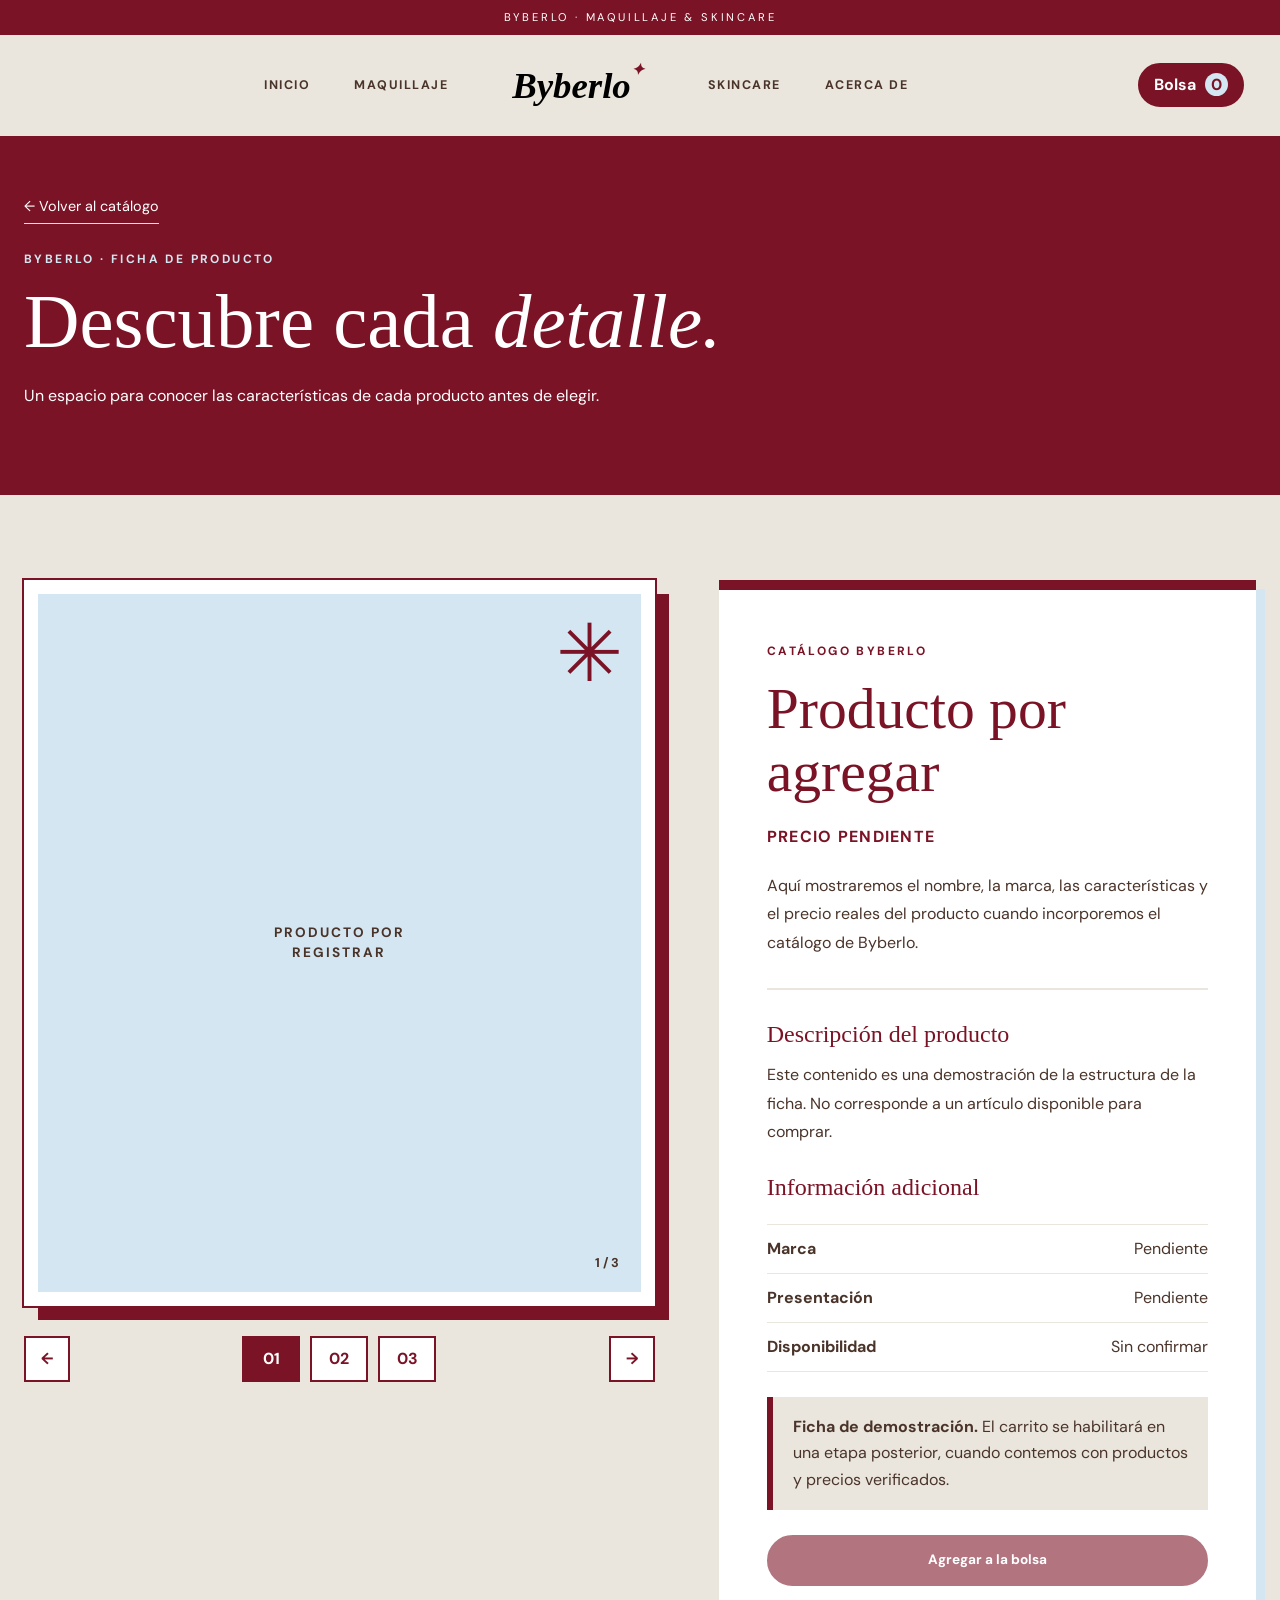
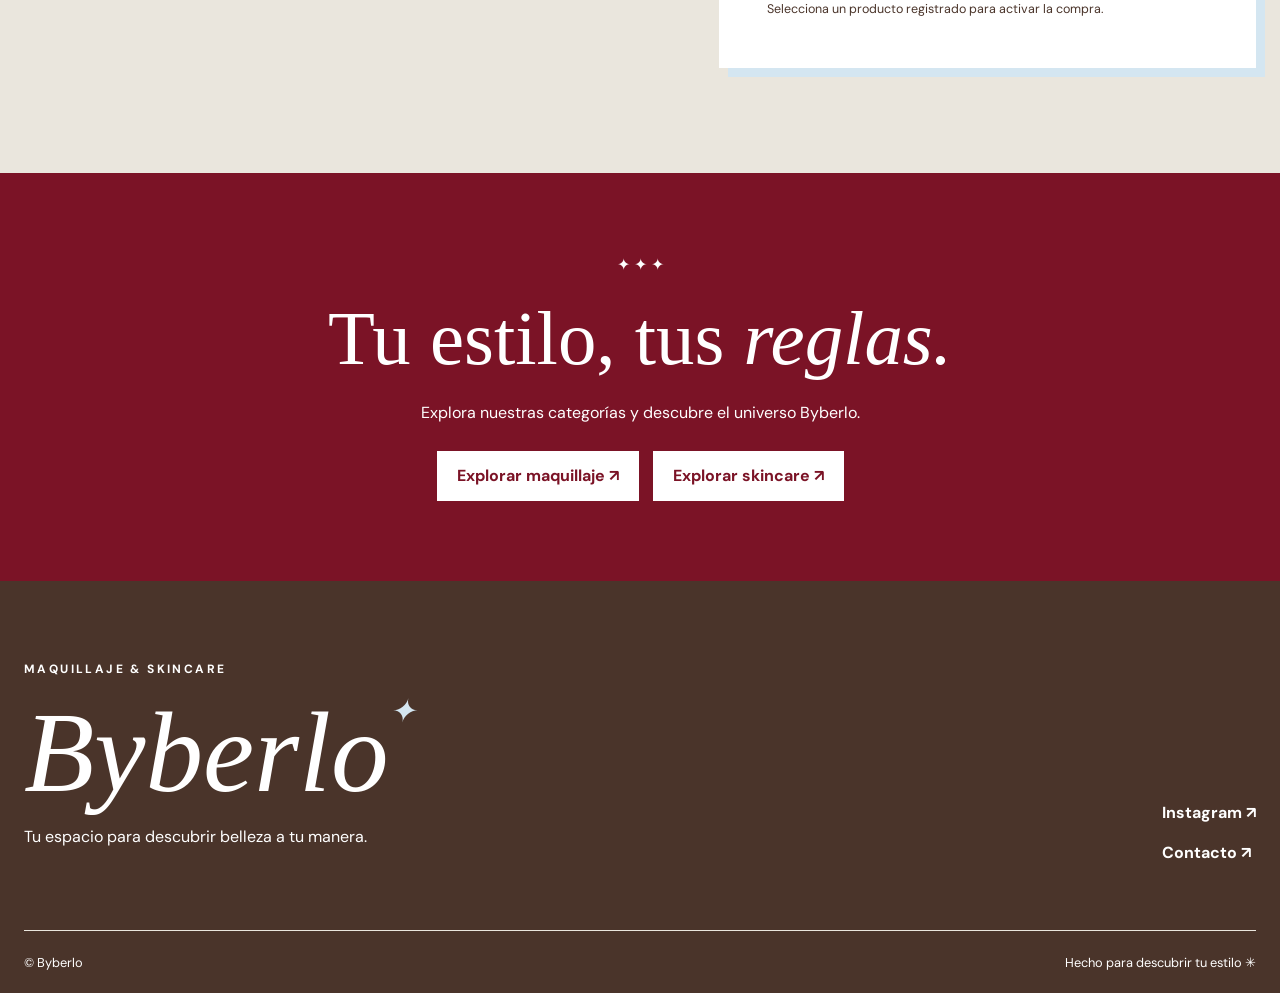
<file: producto.html>
<!DOCTYPE html>

<html lang="es"><head><meta charset="utf-8"/><meta content="width=device-width, initial-scale=1" name="viewport"/><meta content="Consulta la ficha de producto de Byberlo." name="description"/><title>Byberlo | Ficha de producto</title><link href="https://cdn.jsdelivr.net/npm/bootstrap@5.3.3/dist/css/bootstrap.min.css" rel="stylesheet"/><link href="https://fonts.googleapis.com/css2?family=DM+Sans:wght@400;500;600;700&amp;display=swap" rel="stylesheet"/><link href="css/styles.css" rel="stylesheet"/></head><body><header class="site-header"><div class="announcement text-center">BYBERLO · MAQUILLAJE &amp; SKINCARE</div><nav aria-label="Navegación principal" class="navbar navbar-expand-lg"><div class="container-fluid page-shell"><a class="navbar-brand brand-mobile d-lg-none" href="index.html">Byberlo</a><button aria-controls="menuPrincipal" aria-expanded="false" aria-label="Abrir menú" class="navbar-toggler" data-bs-target="#menuPrincipal" data-bs-toggle="collapse" type="button"><span class="navbar-toggler-icon"></span></button><div class="collapse navbar-collapse" id="menuPrincipal"><ul class="navbar-nav nav-side nav-left"><li class="nav-item"><a class="nav-link" href="index.html">Inicio</a></li><li class="nav-item"><a class="nav-link" href="maquillaje.html">Maquillaje</a></li></ul><a aria-label="Byberlo, inicio" class="navbar-brand brand-desktop d-none d-lg-block" href="index.html">Byberlo<span class="brand-star">✦</span></a><ul class="navbar-nav nav-side nav-right"><li class="nav-item"><a class="nav-link" href="skincare.html">Skincare</a></li><li class="nav-item"><a class="nav-link" href="acerca-de.html">Acerca de</a></li></ul><button aria-controls="carritoPanel" aria-label="Abrir carrito de compras" class="cart-launch" data-bs-target="#carritoPanel" data-bs-toggle="offcanvas" type="button">Bolsa <span data-cart-count="">0</span></button></div></div></nav></header><main>
<section aria-labelledby="product-title" class="product-heading"><div class="page-shell"><a class="product-back" href="maquillaje.html" id="product-back">← Volver al catálogo</a><span class="eyebrow">BYBERLO · FICHA DE PRODUCTO</span><h1 id="product-title">Descubre cada <em>detalle.</em></h1><p>Un espacio para conocer las características de cada producto antes de elegir.</p></div></section>
<section aria-label="Información del producto de demostración" class="page-shell product-layout">
<div class="product-gallery"><div aria-label="Imagen de producto pendiente" class="product-gallery__main" id="product-image" role="img"><span aria-hidden="true" class="gallery-sticker">✳</span><span class="gallery-label" id="gallery-label">FOTOGRAFÍA PENDIENTE</span><span class="gallery-count" id="gallery-count">01 / 03</span><img alt="" hidden="" id="product-photo"/></div><div class="product-gallery__actions"><button aria-label="Imagen anterior" class="gallery-button" id="gallery-prev" type="button">←</button><div aria-label="Seleccionar imagen" class="gallery-thumbs"><button aria-label="Mostrar imagen 1" aria-pressed="true" class="gallery-thumb is-active" data-image="0" type="button">01</button><button aria-label="Mostrar imagen 2" aria-pressed="false" class="gallery-thumb" data-image="1" type="button">02</button><button aria-label="Mostrar imagen 3" aria-pressed="false" class="gallery-thumb" data-image="2" type="button">03</button></div><button aria-label="Imagen siguiente" class="gallery-button" id="gallery-next" type="button">→</button></div></div>
<article class="product-details"><span class="eyebrow" id="product-category">CATÁLOGO BYBERLO</span><h2 id="product-name">Producto por agregar</h2><p class="product-price" id="product-price">PRECIO PENDIENTE</p><p class="product-description" id="product-description">Aquí mostraremos el nombre, la marca, las características y el precio reales del producto cuando incorporemos el catálogo de Byberlo.</p><div class="product-divider"></div><h3>Descripción del producto</h3><p id="product-long-description">Este contenido es una demostración de la estructura de la ficha. No corresponde a un artículo disponible para comprar.</p><h3>Información adicional</h3><dl class="product-facts"><div><dt>Marca</dt><dd id="product-brand">Pendiente</dd></div><div><dt>Presentación</dt><dd id="product-size">Pendiente</dd></div><div><dt>Disponibilidad</dt><dd id="product-stock">Sin confirmar</dd></div></dl><div class="product-notice" id="product-notice" role="note"><strong>Ficha de demostración.</strong> El carrito se habilitará en una etapa posterior, cuando contemos con productos y precios verificados.</div><button aria-describedby="product-add-help" class="btn-brand product-add" disabled="" id="product-add" type="button">Agregar a la bolsa</button><p class="product-help" id="product-add-help">Selecciona un producto registrado para activar la compra.</p></article>
</section><section class="product-end"><div class="page-shell"><span aria-hidden="true">✦ ✦ ✦</span><h2>Tu estilo, tus <em>reglas.</em></h2><p>Explora nuestras categorías y descubre el universo Byberlo.</p><div class="product-end__links"><a href="maquillaje.html">Explorar maquillaje ↗</a><a href="skincare.html">Explorar skincare ↗</a></div></div></section>
</main><footer class="site-footer"><div class="page-shell"><div class="footer-top"><div><span class="eyebrow">MAQUILLAJE &amp; SKINCARE</span><h2>Byberlo<span aria-hidden="true">✦</span></h2><p>Tu espacio para descubrir belleza a tu manera.</p></div><div class="footer-links"><a href="https://www.instagram.com/byberlo/" rel="noopener noreferrer" target="_blank">Instagram ↗</a><a href="mailto:byberlo@gmail.com">Contacto ↗</a></div></div><div class="footer-bottom"><span>© Byberlo</span><span>Hecho para descubrir tu estilo ✳</span></div></div></footer><script src="https://cdn.jsdelivr.net/npm/bootstrap@5.3.3/dist/js/bootstrap.bundle.min.js"></script><script defer="" src="js/productos.js"></script><script defer="" src="js/script.js"></script><aside aria-labelledby="carritoTitulo" class="offcanvas offcanvas-end cart-panel" id="carritoPanel" tabindex="-1"><div class="offcanvas-header"><h2 class="offcanvas-title" id="carritoTitulo">Tu bolsa ✦</h2><button aria-label="Cerrar carrito" class="btn-close" data-bs-dismiss="offcanvas" type="button"></button></div><div class="offcanvas-body"><div aria-live="polite" id="cart-items"></div><div class="cart-summary"><p>Subtotal: <strong id="cart-subtotal">$0.00 MXN</strong></p><p class="small">Envío y disponibilidad se confirman por WhatsApp. No es un pago automático.</p><button class="btn-brand w-100" disabled="" id="cart-checkout" type="button">Solicitar pedido por WhatsApp</button><button class="cart-clear" disabled="" id="cart-clear" type="button">Vaciar bolsa</button></div></div></aside></body></html>
</file>
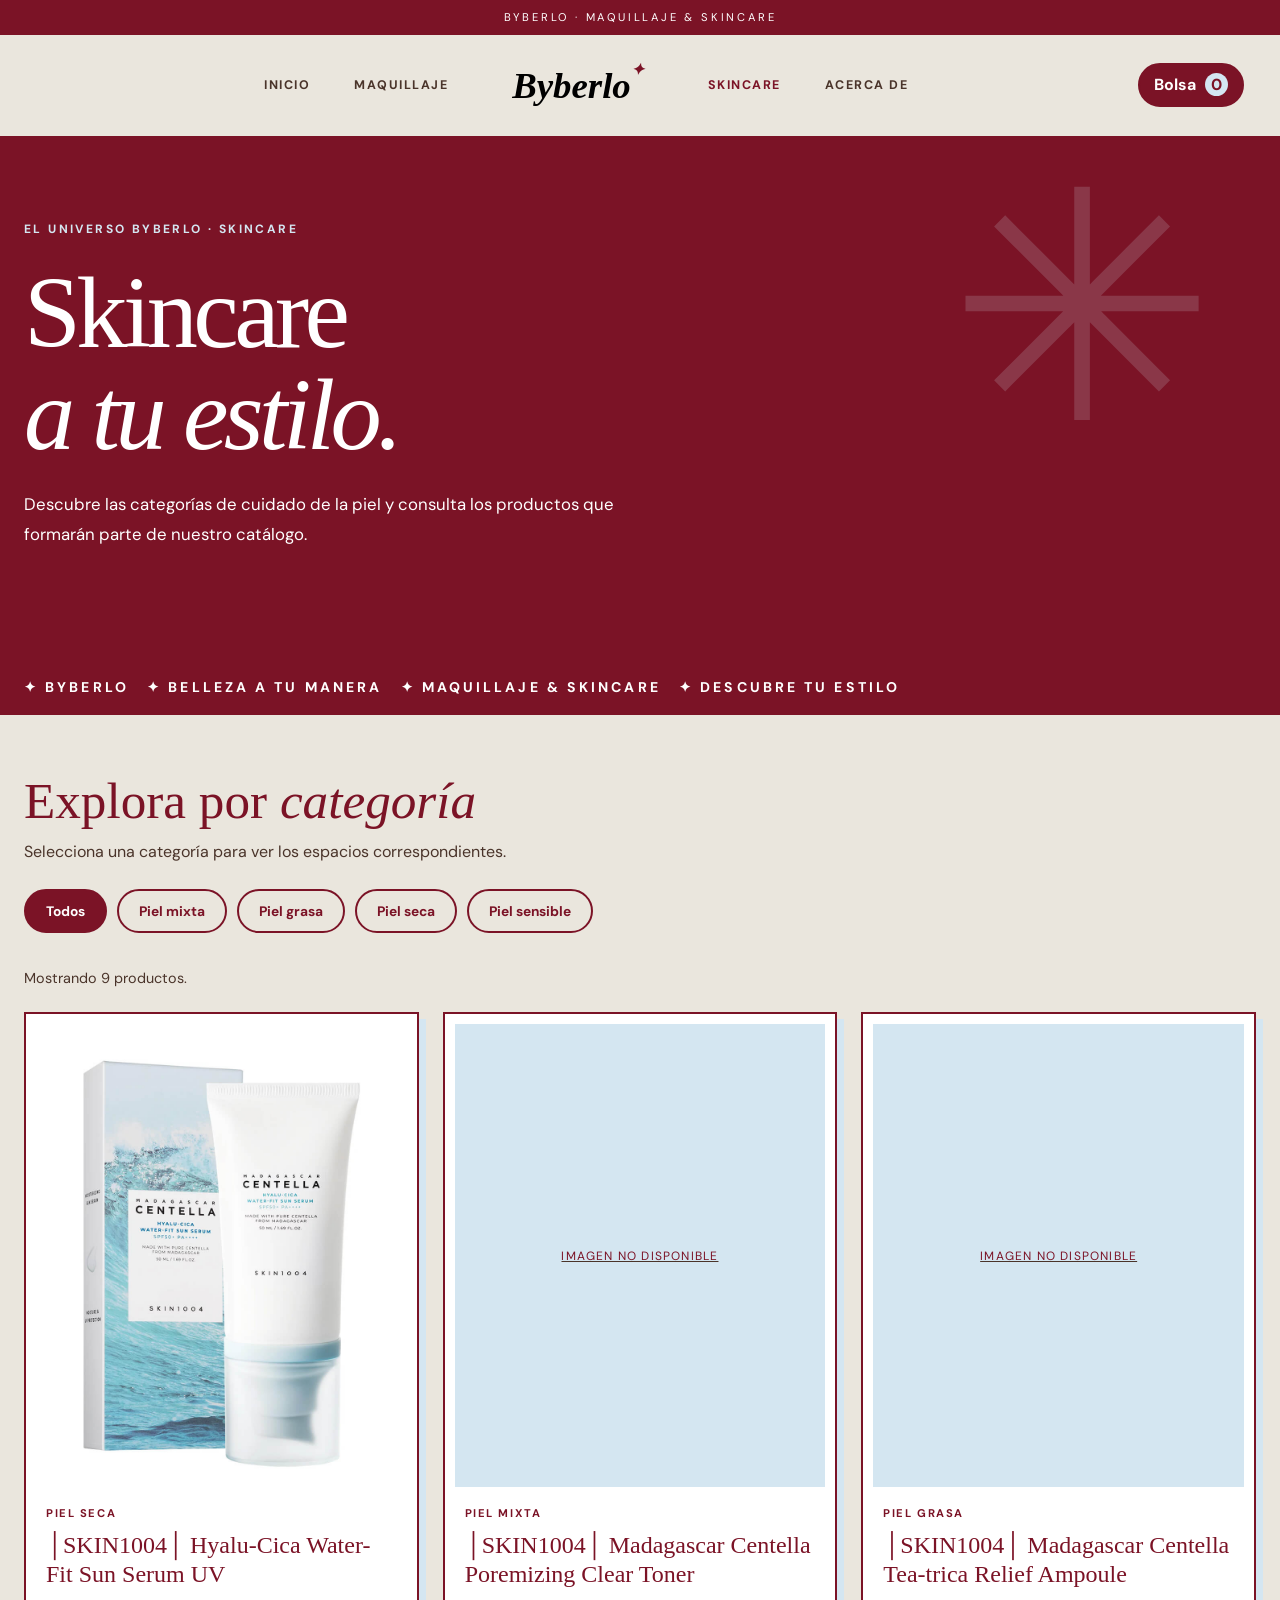
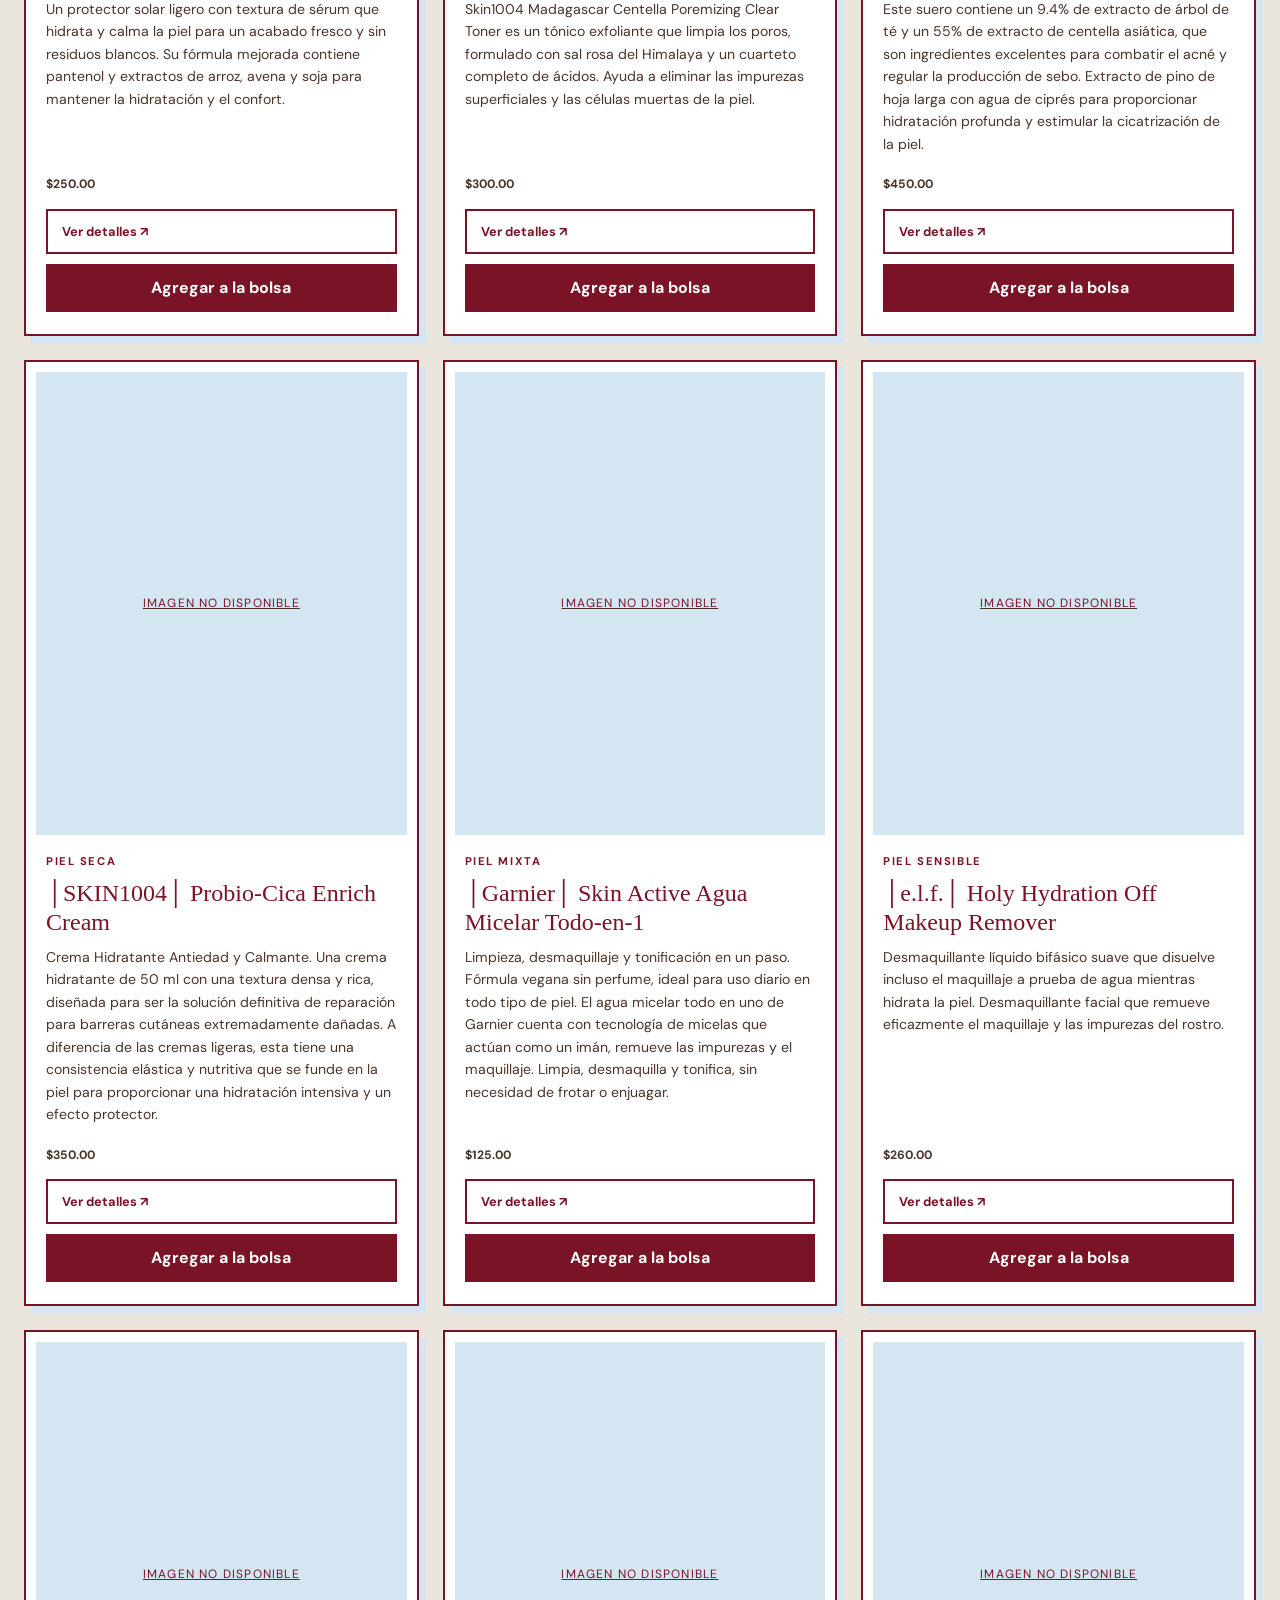
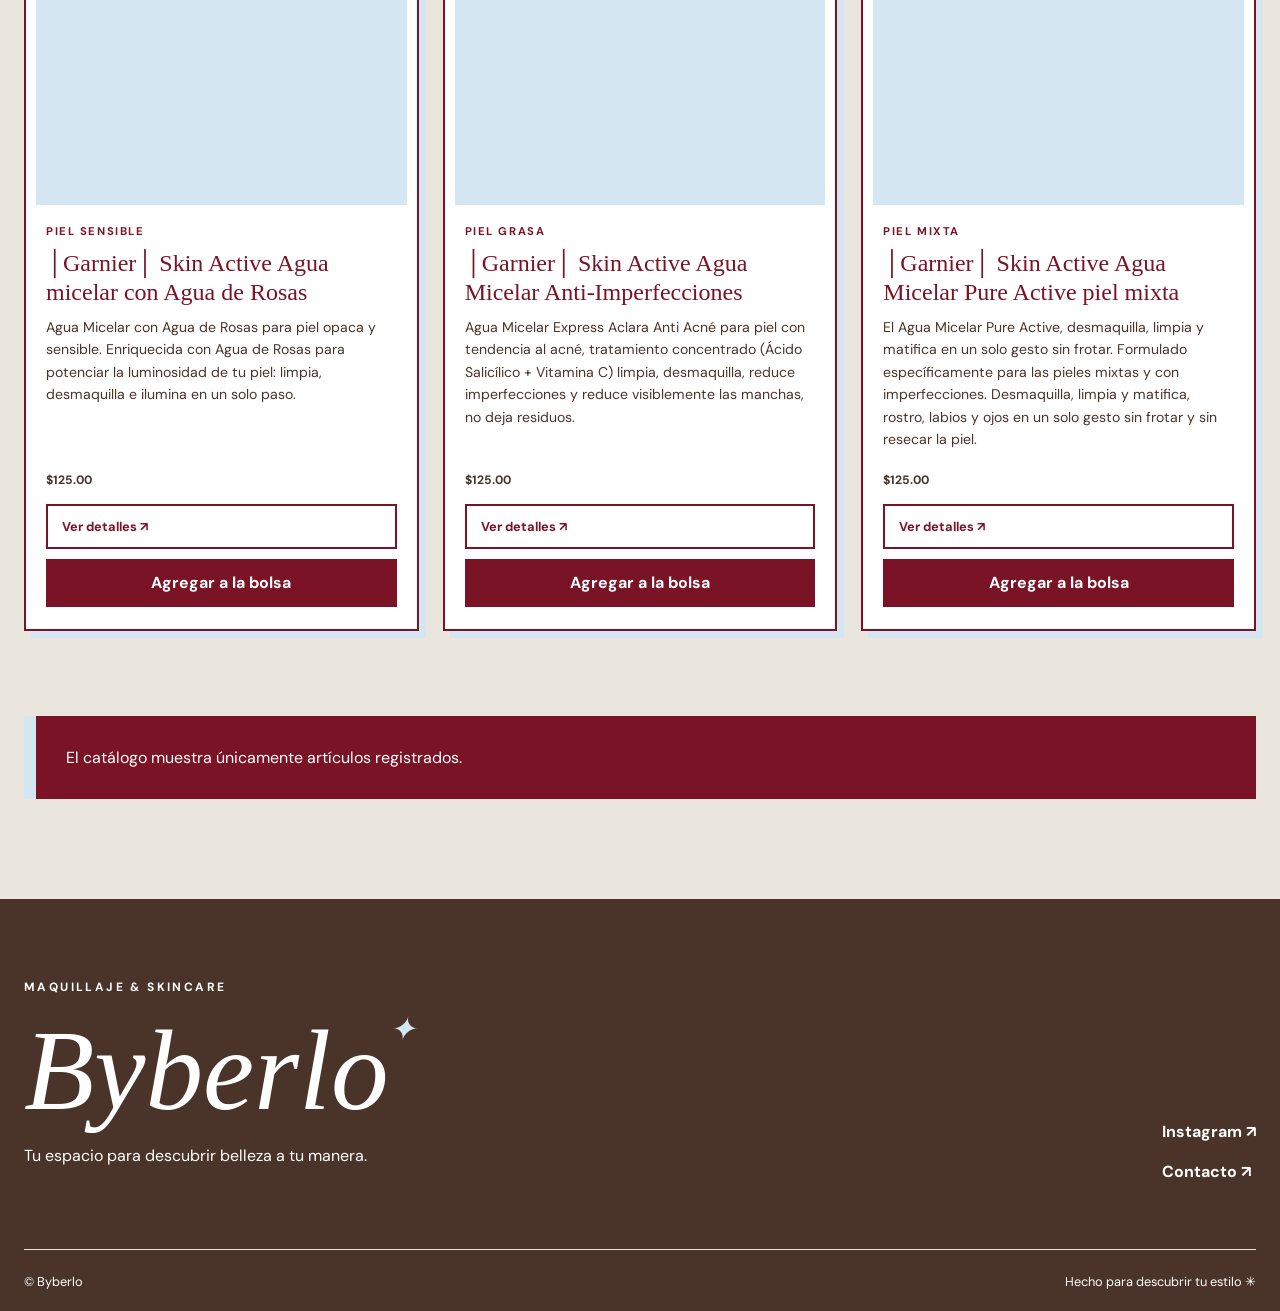
<file: skincare.html>
<!DOCTYPE html>

<html lang="es"><head><meta charset="utf-8"/><meta content="width=device-width, initial-scale=1" name="viewport"/><meta content="Explora el catálogo de skincare de Byberlo." name="description"/><title>Byberlo | Skincare</title><link href="https://cdn.jsdelivr.net/npm/bootstrap@5.3.3/dist/css/bootstrap.min.css" rel="stylesheet"/><link href="https://fonts.googleapis.com/css2?family=DM+Sans:wght@400;500;600;700&amp;display=swap" rel="stylesheet"/><link href="css/styles.css" rel="stylesheet"/></head><body><header class="site-header"><div class="announcement text-center">BYBERLO · MAQUILLAJE &amp; SKINCARE</div><nav aria-label="Navegación principal" class="navbar navbar-expand-lg"><div class="container-fluid page-shell"><a class="navbar-brand brand-mobile d-lg-none" href="index.html">Byberlo</a><button aria-controls="menuPrincipal" aria-expanded="false" aria-label="Abrir menú" class="navbar-toggler" data-bs-target="#menuPrincipal" data-bs-toggle="collapse" type="button"><span class="navbar-toggler-icon"></span></button><div class="collapse navbar-collapse" id="menuPrincipal"><ul class="navbar-nav nav-side nav-left"><li class="nav-item"><a class="nav-link" href="index.html">Inicio</a></li><li class="nav-item"><a class="nav-link" href="maquillaje.html">Maquillaje</a></li></ul><a aria-label="Byberlo, inicio" class="navbar-brand brand-desktop d-none d-lg-block" href="index.html">Byberlo<span class="brand-star">✦</span></a><ul class="navbar-nav nav-side nav-right"><li class="nav-item"><a aria-current="page" class="nav-link active" href="skincare.html">Skincare</a></li><li class="nav-item"><a class="nav-link" href="acerca-de.html">Acerca de</a></li></ul><button aria-controls="carritoPanel" aria-label="Abrir carrito de compras" class="cart-launch" data-bs-target="#carritoPanel" data-bs-toggle="offcanvas" type="button">Bolsa <span data-cart-count="">0</span></button></div></div></nav></header><main><section aria-labelledby="catalog-title" class="catalog-hero"><div class="page-shell"><span class="eyebrow">EL UNIVERSO BYBERLO · SKINCARE</span><h1 id="catalog-title">Skincare<br/><em>a tu estilo.</em></h1><p>Descubre las categorías de cuidado de la piel y consulta los productos que formarán parte de nuestro catálogo.</p></div></section><div aria-hidden="true" class="ticker"><div class="page-shell">✦ BYBERLO   ✦ BELLEZA A TU MANERA   ✦ MAQUILLAJE &amp; SKINCARE   ✦ DESCUBRE TU ESTILO</div></div><section aria-labelledby="catalog-subtitle" class="page-shell catalog-intro" data-catalogo=""><h2 id="catalog-subtitle">Explora por <em>categoría</em></h2><p>Selecciona una categoría para ver los espacios correspondientes.</p><div aria-label="Filtrar por categoría" class="catalog-controls" role="group"><button aria-pressed="true" class="catalog-filter is-active" data-filtro="todos" type="button">Todos</button><button aria-pressed="false" class="catalog-filter" data-filtro="mixta" type="button">Piel mixta</button><button aria-pressed="false" class="catalog-filter" data-filtro="grasa" type="button">Piel grasa</button><button aria-pressed="false" class="catalog-filter" data-filtro="seca" type="button">Piel seca</button><button aria-pressed="false" class="catalog-filter" data-filtro="sensible" type="button">Piel sensible</button></div><p aria-live="polite" class="catalog-status" data-estado="" role="status">Cargando catálogo…</p><div class="row row-cols-1 row-cols-sm-2 row-cols-lg-3 g-4 catalog-grid" data-product-grid="skincare"></div><div class="catalog-note"><p>El catálogo muestra únicamente artículos registrados.</p></div></section></main><footer class="site-footer"><div class="page-shell"><div class="footer-top"><div><span class="eyebrow">MAQUILLAJE &amp; SKINCARE</span><h2>Byberlo<span aria-hidden="true">✦</span></h2><p>Tu espacio para descubrir belleza a tu manera.</p></div><div class="footer-links"><a href="https://www.instagram.com/byberlo/" rel="noopener noreferrer" target="_blank">Instagram ↗</a><a href="mailto:byberlo@gmail.com">Contacto ↗</a></div></div><div class="footer-bottom"><span>© Byberlo</span><span>Hecho para descubrir tu estilo ✳</span></div></div></footer><script src="https://cdn.jsdelivr.net/npm/bootstrap@5.3.3/dist/js/bootstrap.bundle.min.js"></script><script defer="" src="js/productos.js"></script><script defer="" src="js/script.js"></script><aside aria-labelledby="carritoTitulo" class="offcanvas offcanvas-end cart-panel" id="carritoPanel" tabindex="-1"><div class="offcanvas-header"><h2 class="offcanvas-title" id="carritoTitulo">Tu bolsa ✦</h2><button aria-label="Cerrar carrito" class="btn-close" data-bs-dismiss="offcanvas" type="button"></button></div><div class="offcanvas-body"><div aria-live="polite" id="cart-items"></div><div class="cart-summary"><p>Subtotal: <strong id="cart-subtotal">$0.00 MXN</strong></p><p class="small">Envío y disponibilidad se confirman por WhatsApp. No es un pago automático.</p><button class="btn-brand w-100" disabled="" id="cart-checkout" type="button">Solicitar pedido por WhatsApp</button><button class="cart-clear" disabled="" id="cart-clear" type="button">Vaciar bolsa</button></div></div></aside></body></html>
</file>
<file: css/styles.css>
/* BYBERLO — ETAPA 1: identidad visual y página de inicio */
:root{--vino:#7B1326;--beige:#EAE6DD;--cafe:#4A342A;--azul:#D4E6F1;--blanco:#FFFFFF}
*{box-sizing:border-box}html{scroll-behavior:smooth}body{margin:0;background:var(--beige);color:var(--cafe);font-family:'DM Sans',Arial,sans-serif}h1,h2,h3,p{margin-top:0}a{color:inherit}.page-shell{width:min(100% - 48px,1320px);margin-inline:auto}.section-pad{padding:100px 0}.eyebrow{font-size:.75rem;font-weight:700;letter-spacing:.2em;text-transform:uppercase}h1,h2,h3,.brand-desktop,.brand-mobile,.site-footer h2{font-family:Georgia,'Times New Roman',serif}h1 em,h2 em,h3 em{font-weight:400}.announcement{background:var(--vino);color:var(--blanco);padding:9px;font-size:.7rem;letter-spacing:.25em}.site-header{background:var(--beige)}.navbar{padding:18px 0}.navbar-collapse{position:relative;align-items:center;justify-content:center}.nav-side{flex:1;gap:28px}.nav-left{justify-content:flex-end}.nav-right{justify-content:flex-start}.nav-link{font-size:.78rem;letter-spacing:.12em;text-transform:uppercase;font-weight:700;color:var(--cafe)}.nav-link:hover,.nav-link.active{color:var(--vino)!important}.brand-desktop{font-size:2.3rem;font-style:italic;font-weight:700;margin:0 56px}.brand-mobile{font-family:Georgia,serif;font-style:italic;font-size:1.8rem;color:var(--vino)}.brand-star{color:var(--vino);font-size:1rem;vertical-align:top}.cart-placeholder{font-size:1.6rem;color:var(--vino);margin-left:24px;cursor:default}.hero{display:grid;grid-template-columns:1fr 1fr;min-height:600px;align-items:stretch;padding-block:22px 48px;gap:20px}.hero-copy{padding:85px 7% 65px 4%;display:flex;flex-direction:column;align-items:flex-start;justify-content:center}.hero h1{font-size:clamp(4rem,7vw,7.8rem);line-height:.98;letter-spacing:-.055em;color:var(--vino);margin:26px 0}.hero-copy p{font-size:1.05rem;max-width:410px;line-height:1.8;margin-bottom:28px}.btn-brand{background:var(--vino);border:2px solid var(--vino);color:var(--blanco);border-radius:100px;padding:13px 27px;font-size:.85rem;font-weight:700}.btn-brand:hover{background:var(--cafe);border-color:var(--cafe);color:var(--blanco)}.hero-art{position:relative;background:var(--azul);border-radius:48% 48% 5px 5px;display:flex;align-items:center;justify-content:center;min-height:540px;overflow:hidden}.hero-frame{width:68%;height:72%;border:14px solid var(--blanco);outline:2px solid var(--vino);transform:rotate(-5deg);display:grid;place-items:center;background:var(--beige);box-shadow:20px 22px 0 rgba(74,52,42,.12)}.hero-frame span,.promo-visual span,.image-slot,.video-slot p{font-size:.75rem;font-weight:700;letter-spacing:.16em;text-align:center;line-height:1.8}.art-star{position:absolute;color:var(--vino);font-size:6rem}.star-one{top:12px;right:35px}.star-two{bottom:45px;left:20px;font-size:4rem}.art-caption{position:absolute;bottom:14px;right:20px;font-size:.65rem;letter-spacing:.15em}.ticker{background:var(--vino);color:var(--blanco);padding:17px 0;overflow:hidden;font-size:.88rem;font-weight:700;letter-spacing:.22em;white-space:nowrap}.section-heading{text-align:center;margin-bottom:46px}.section-heading h2{font-size:clamp(2.8rem,5vw,5rem);color:var(--vino);line-height:1.08;margin:14px 0}.section-heading p{max-width:600px;margin:0 auto;line-height:1.8}.promotions{background:var(--blanco)}.promo-slide{display:grid;grid-template-columns:1fr 1fr;background:var(--beige);min-height:420px;border:2px solid var(--cafe)}.promo-text{padding:65px 13%;display:flex;flex-direction:column;justify-content:center}.promo-text h3{font-size:clamp(2.5rem,4.5vw,4.7rem);line-height:1.08;margin:24px 0;color:var(--vino)}.promo-text p{max-width:370px;line-height:1.8}.promo-visual{background:var(--azul);display:grid;place-items:center;border-left:2px solid var(--cafe);margin:22px}.carousel-control-prev,.carousel-control-next{width:50px;height:50px;top:50%;transform:translateY(-50%);background:var(--vino);opacity:1;border-radius:50%;font-size:2.5rem;line-height:1}.carousel-control-prev{left:10px}.carousel-control-next{right:10px}.new-section{background:var(--vino);color:var(--blanco)}.section-heading-light h2,.section-heading-light p{color:var(--blanco)}.section-heading-light h2 span{color:var(--azul)}.editorial-tile{background:var(--beige);padding:10px;color:var(--cafe);transform:rotate(-1deg);box-shadow:5px 8px 0 rgba(0,0,0,.16)}.editorial-tile .image-slot{aspect-ratio:3/4;background:var(--azul);display:grid;place-items:center;border:1px solid var(--cafe)}.editorial-tile>span{display:block;padding:12px 4px 3px;text-align:center;font-size:.7rem;text-transform:uppercase;letter-spacing:.13em}.editorial-tile:hover{transform:rotate(0deg) translateY(-5px)}.section-note{text-align:center;font-family:Georgia,serif;font-style:italic;font-size:clamp(1.5rem,3vw,2.5rem);margin:65px 0 0}.videos-section{background:var(--beige)}.video-slot{aspect-ratio:4/5;background:var(--azul);border:12px solid var(--blanco);outline:2px solid var(--vino);display:flex;flex-direction:column;justify-content:center;align-items:center;gap:18px}.video-slot>span{font-size:2rem;border:2px solid var(--vino);border-radius:50%;width:75px;height:75px;display:grid;place-items:center;color:var(--vino);padding-left:5px}.video-slot p{margin:0}.site-footer{background:var(--cafe);color:var(--blanco);padding:75px 0 20px}.footer-top{display:flex;justify-content:space-between;gap:35px;align-items:end;padding-bottom:65px}.site-footer h2{font-size:clamp(4rem,9vw,9rem);font-style:italic;line-height:1;margin:15px 0}.site-footer h2 span{font-size:2rem;color:var(--azul);vertical-align:top}.footer-links{display:flex;flex-direction:column;gap:16px}.footer-links a{text-decoration:none;font-weight:700}.footer-links a:hover{text-decoration:underline}.footer-bottom{border-top:1px solid var(--beige);padding-top:22px;display:flex;justify-content:space-between;font-size:.8rem}
@media(max-width:991.98px){.nav-side{gap:4px}.nav-left,.nav-right{justify-content:flex-start}.navbar-collapse{padding:18px 0}.cart-placeholder{display:none}.hero{min-height:0}.hero-copy{padding:40px 2%}.hero-art{min-height:400px}.section-pad{padding:75px 0}}
@media(max-width:767.98px){.page-shell{width:min(100% - 32px,1320px)}.hero{grid-template-columns:1fr;gap:8px;padding-bottom:30px}.hero-copy{padding:38px 4px}.hero h1{font-size:clamp(3.8rem,14vw,6rem)}.hero-art{min-height:400px}.promo-slide{grid-template-columns:1fr}.promo-text{padding:65px 50px 25px}.promo-visual{min-height:250px;border-left:0;border-top:2px solid var(--cafe)}.section-pad{padding:60px 0}.footer-top,.footer-bottom{flex-direction:column;align-items:flex-start}.footer-top{padding-bottom:40px}.site-footer h2{font-size:5rem}}
@media(prefers-reduced-motion:reduce){html{scroll-behavior:auto}.editorial-tile{transition:none}}


/* ETAPA 2 — Catálogos y filtros. Mantiene la paleta original. */
.catalog-hero{background:var(--vino);color:var(--blanco);padding:80px 0 95px;position:relative;overflow:hidden}
.catalog-hero::after{content:'✳';position:absolute;right:5%;top:-65px;font-size:20rem;color:var(--azul);opacity:.17;pointer-events:none}
.catalog-hero .eyebrow{color:var(--azul)}.catalog-hero h1{font-size:clamp(3.6rem,8vw,7.5rem);line-height:1;letter-spacing:-.045em;margin:22px 0;color:var(--blanco)}
.catalog-hero p{max-width:650px;line-height:1.8;font-size:1.05rem}.catalog-intro{padding:55px 0 25px}.catalog-intro h2{font-size:clamp(2rem,4vw,3.5rem);color:var(--vino)}
.catalog-controls{display:flex;gap:10px;flex-wrap:wrap;margin:25px 0 35px}.catalog-filter{border:2px solid var(--vino);border-radius:40px;background:transparent;color:var(--vino);padding:10px 20px;font-weight:700;font-size:.86rem;transition:background .15s,color .15s}.catalog-filter:hover,.catalog-filter.is-active{background:var(--vino);color:var(--blanco)}.catalog-filter:focus-visible{outline:3px solid var(--cafe);outline-offset:3px}
.catalog-status{font-size:.9rem;color:var(--cafe);margin-bottom:22px}.catalog-grid{padding-bottom:85px}.catalog-card{height:100%;border:2px solid var(--vino);background:var(--blanco);padding:10px;display:flex;flex-direction:column;box-shadow:7px 7px 0 var(--azul)}
.catalog-card__image{background:var(--azul);aspect-ratio:4/5;display:flex;align-items:center;justify-content:center;text-align:center;padding:20px;font-size:.8rem;letter-spacing:.12em;font-weight:700;color:var(--cafe)}.catalog-card__body{padding:18px 10px 12px;flex:1;display:flex;flex-direction:column}.catalog-card__category{font-size:.7rem;text-transform:uppercase;letter-spacing:.14em;color:var(--vino);font-weight:700}.catalog-card h3{font-size:1.5rem;color:var(--vino);margin:9px 0}.catalog-card p{line-height:1.6;font-size:.88rem;margin-bottom:0}.catalog-card__pending{margin-top:auto;padding-top:20px;font-size:.76rem;font-weight:700;color:var(--cafe)}.catalog-card[hidden]{display:none!important}
.catalog-note{background:var(--vino);color:var(--blanco);padding:28px 30px;margin-bottom:75px;border-left:12px solid var(--azul)}.catalog-note p{margin:0;line-height:1.7}.catalog-note strong{color:var(--azul)}
@media(max-width:767.98px){.catalog-hero{padding:55px 0 65px}.catalog-controls{gap:8px}.catalog-filter{padding:9px 14px}.catalog-grid{padding-bottom:55px}}

/* ETAPA 3 — Ficha editorial de producto */
.catalog-card__link{display:inline-flex;align-items:center;justify-content:space-between;gap:12px;margin-top:15px;padding:11px 14px;border:2px solid var(--vino);color:var(--vino);font-size:.8rem;font-weight:700;text-decoration:none}.catalog-card__link:hover,.catalog-card__link:focus-visible{background:var(--vino);color:var(--blanco)}
.product-heading{background:var(--vino);color:var(--blanco);padding:58px 0 70px}.product-heading .eyebrow{display:block;color:var(--azul);margin-top:26px}.product-heading h1{font-size:clamp(3rem,6vw,6.5rem);line-height:1.05;margin:14px 0 20px}.product-heading p{max-width:580px;line-height:1.7}.product-back{display:inline-block;color:var(--blanco);text-decoration:none;border-bottom:1px solid var(--azul);padding-bottom:5px;font-size:.9rem}.product-back:hover{color:var(--azul)}
.product-layout{display:grid;grid-template-columns:minmax(0,1.08fr) minmax(0,.92fr);gap:clamp(30px,5vw,90px);padding-block:85px 105px;align-items:start}.product-gallery__main{position:relative;min-height:480px;aspect-ratio:4/4.6;border:14px solid var(--blanco);outline:2px solid var(--vino);background:var(--azul);display:grid;place-items:center;text-align:center;padding:30px;box-shadow:14px 14px 0 var(--vino)}.product-gallery__main[data-slide="1"]{background:var(--beige)}.product-gallery__main[data-slide="2"]{background:var(--blanco)}.gallery-sticker{position:absolute;right:18px;top:0;font-size:5rem;color:var(--vino)}.gallery-label{font-size:.85rem;letter-spacing:.15em;font-weight:700;max-width:230px}.gallery-count{position:absolute;bottom:20px;right:22px;font-size:.8rem;font-weight:700}.product-gallery__actions{display:flex;align-items:center;justify-content:space-between;gap:12px;margin-top:30px}.gallery-button,.gallery-thumb{background:var(--blanco);border:2px solid var(--vino);color:var(--vino);font-weight:700;min-width:46px;min-height:46px}.gallery-button:hover,.gallery-thumb:hover,.gallery-thumb.is-active{background:var(--vino);color:var(--blanco)}.gallery-thumbs{display:flex;gap:10px}.gallery-thumb{min-width:58px}.product-details{background:var(--blanco);border-top:10px solid var(--vino);padding:clamp(24px,4vw,48px);box-shadow:9px 9px 0 var(--azul)}.product-details .eyebrow{color:var(--vino)}.product-details h2{font-size:clamp(2.5rem,4.5vw,4.6rem);color:var(--vino);line-height:1.08;margin:16px 0 12px}.product-price{font-size:1rem;font-weight:700;letter-spacing:.08em;color:var(--vino);margin:20px 0}.product-description,.product-details>p{line-height:1.8}.product-divider{height:2px;background:var(--beige);margin:30px 0}.product-details h3{font-size:1.5rem;color:var(--vino);margin:26px 0 12px}.product-facts{border-top:1px solid var(--beige);margin:22px 0}.product-facts div{display:flex;justify-content:space-between;gap:12px;border-bottom:1px solid var(--beige);padding:12px 0}.product-facts dt{font-weight:700}.product-facts dd{margin:0;text-align:right}.product-notice{background:var(--beige);border-left:6px solid var(--vino);padding:17px 20px;line-height:1.65;margin:25px 0}.product-add{width:100%;opacity:.58;cursor:not-allowed}.product-help{font-size:.78rem;margin:12px 0 0;color:var(--cafe)}.product-end{background:var(--vino);color:var(--blanco);text-align:center;padding:80px 0}.product-end h2{font-size:clamp(3rem,6vw,6rem);margin:16px 0}.product-end__links{display:flex;flex-wrap:wrap;justify-content:center;gap:14px;margin-top:26px}.product-end__links a{color:var(--vino);background:var(--blanco);padding:13px 20px;text-decoration:none;font-weight:700}.product-end__links a:hover{background:var(--azul)}
@media(max-width:850px){.product-layout{grid-template-columns:1fr;padding-block:55px 75px}.product-gallery__main{min-height:350px;aspect-ratio:4/3.8}}@media(max-width:500px){.product-gallery__main{min-height:300px;border-width:9px;box-shadow:7px 7px 0 var(--vino)}.gallery-thumb{min-width:42px}.product-heading{padding:40px 0 50px}}

/* ETAPA FINAL — Acerca de, catálogo real y bolsa */
.cart-launch{margin-left:18px;background:var(--vino);color:var(--blanco);border:2px solid var(--vino);border-radius:50px;padding:8px 14px;font-weight:700;white-space:nowrap}.cart-launch:hover{background:var(--cafe)}.cart-launch span{display:inline-grid;place-items:center;background:var(--azul);color:var(--vino);min-width:23px;height:23px;border-radius:50%;margin-left:5px}.cart-panel{background:var(--beige);color:var(--cafe)}.cart-panel .offcanvas-header{background:var(--vino);color:var(--blanco);padding:26px}.cart-panel .btn-close{filter:invert(1)}.cart-panel h2{font-family:Georgia,serif;font-size:2rem}.cart-item{border-bottom:1px solid var(--vino);padding:18px 0}.cart-item h3{font-size:1.3rem;color:var(--vino)}.cart-item__actions{display:flex;gap:10px;align-items:center}.cart-quantity,.cart-remove{border:1px solid var(--vino);background:var(--blanco);color:var(--vino);padding:5px 12px}.cart-remove{margin-left:auto}.cart-summary{border-top:3px solid var(--vino);padding-top:18px;margin-top:25px}.cart-summary .btn-brand{border:0;padding:13px;background:var(--vino);color:var(--blanco);font-weight:700}.cart-summary .btn-brand:disabled{opacity:.5}.cart-clear{border:0;background:transparent;color:var(--vino);text-decoration:underline;margin-top:12px}.cart-empty{padding:24px 0;line-height:1.7}.catalog-card__image-link{display:block}.catalog-product-photo,.placeholder-photo{width:100%;aspect-ratio:4/5;object-fit:cover;display:grid;place-items:center;background:var(--azul);color:var(--vino);font-size:.75rem;letter-spacing:.1em}.catalog-card__buy{margin-top:10px;border:0;background:var(--vino);color:var(--blanco);padding:12px;font-weight:700}.catalog-card__buy:hover{background:var(--cafe)}.catalog-unavailable{font-weight:700;color:var(--vino);margin-top:12px}.product-gallery__main #product-photo{position:absolute;inset:0;width:100%;height:100%;object-fit:contain;background:var(--blanco)}.product-gallery__main #product-photo:not([hidden])~*{z-index:1}.product-gallery__main:has(#product-photo:not([hidden])) .gallery-sticker{display:none}.product-add:not(:disabled){opacity:1;cursor:pointer}.about-hero{background:var(--vino);color:var(--blanco);padding:70px 0}.about-hero__grid{display:grid;grid-template-columns:1fr 1fr;align-items:center;gap:8%}.about-hero h1{font-size:clamp(3.6rem,8vw,8rem);line-height:1;margin:25px 0}.about-hero p{font-size:1.15rem;line-height:1.8;max-width:540px}.about-art{min-height:390px;background:var(--azul);color:var(--vino);border:12px solid var(--blanco);box-shadow:15px 15px 0 var(--cafe);display:grid;place-items:center;text-align:center;position:relative;font-family:Georgia,serif;font-size:clamp(1.8rem,3vw,3.3rem)}.about-art b{position:absolute;right:15px;top:0;font-size:5rem}.about-content{padding-block:85px}.about-accordion{max-width:950px;margin:35px auto 0}.about-accordion .accordion-item{border:1px solid var(--vino);margin:12px 0;background:var(--blanco)}.about-accordion .accordion-button{font-weight:700;color:var(--vino);background:var(--beige);font-size:1.05rem}.about-accordion .accordion-button:not(.collapsed){box-shadow:none;background:var(--azul)}.about-accordion .accordion-button:focus{box-shadow:0 0 0 2px var(--vino)}.about-accordion .accordion-body{line-height:1.8}.about-terms{background:var(--vino);color:var(--blanco);padding:80px 0}.about-terms h2{font-size:clamp(3rem,6vw,6rem);margin:20px 0}.about-terms p{max-width: 100%;}.about-contact{display:inline-block;margin-top:15px;background:var(--blanco);color:var(--vino);padding:13px 20px;text-decoration:none;font-weight:700}.about-contact:hover{background:var(--azul);color:var(--vino)}[hidden]{display:none!important}@media(max-width:991.98px){.cart-launch{margin:15px 0 0}.about-hero__grid{grid-template-columns:1fr}.about-art{min-height:290px}}@media(max-width:767.98px){.about-content{padding-block:55px}.about-terms{padding:60px 0}}
</file>
